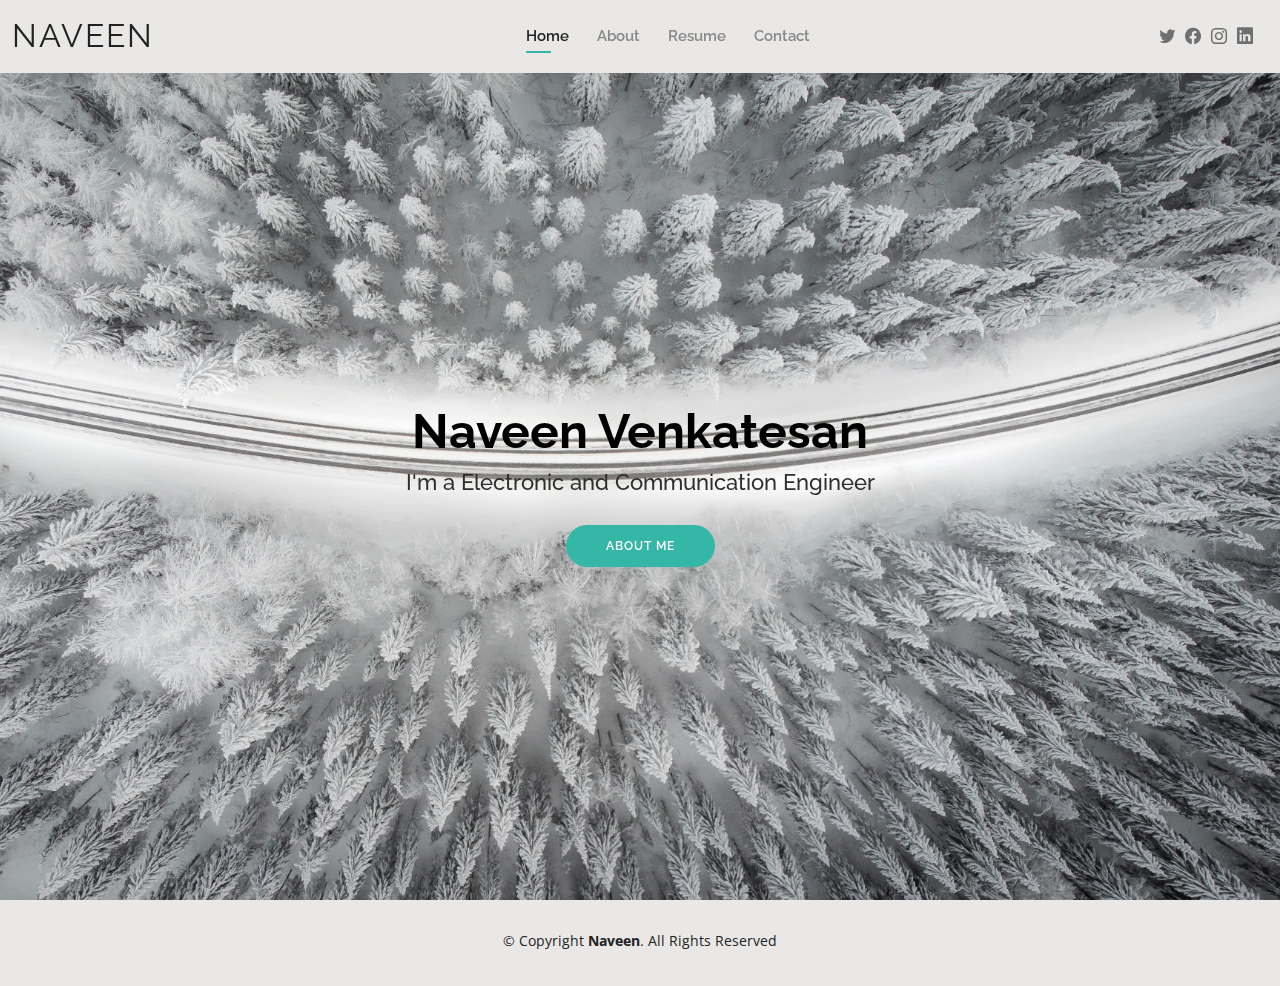
<file: index.html>
<!DOCTYPE html>
<html lang="en">

<head>
  <meta charset="utf-8">
  <meta content="width=device-width, initial-scale=1.0" name="viewport">

  <title>Naveen Venkatesan</title>
  <meta content="" name="description">
  <meta content="" name="keywords">

  <!-- Favicons -->
  <link href="assets/img/S008602.jpg" rel="icon">
  <link href="assets/img/appleicon.jpg" rel="apple-touch-icon">

  <!-- Google Fonts -->
  <link href="https://fonts.googleapis.com/css?family=Open+Sans:300,300i,400,400i,600,600i,700,700i|Raleway:300,300i,400,400i,500,500i,600,600i,700,700i|Poppins:300,300i,400,400i,500,500i,600,600i,700,700i" rel="stylesheet">

  <!-- Vendor CSS Files -->
  <link href="assets/vendor/aos/aos.css" rel="stylesheet">
  <link href="assets/vendor/bootstrap/css/bootstrap.min.css" rel="stylesheet">
  <link href="assets/vendor/bootstrap-icons/bootstrap-icons.css" rel="stylesheet">
  <link href="assets/vendor/boxicons/css/boxicons.min.css" rel="stylesheet">
  <link href="assets/vendor/glightbox/css/glightbox.min.css" rel="stylesheet">
  <link href="assets/vendor/swiper/swiper-bundle.min.css" rel="stylesheet">

  <!-- Template Main CSS File -->
  <link href="assets/css/style.css" rel="stylesheet">

  <!-- =======================================================
  * Template Name: Kelly - v4.1.0
  * Template URL: https://bootstrapmade.com/kelly-free-bootstrap-cv-resume-html-template/
  * Author: BootstrapMade.com
  * License: https://bootstrapmade.com/license/
  ======================================================== -->
</head>

<body>

  <!-- ======= Header ======= -->
  <header id="header" class="fixed-top">
    <div class="container-fluid d-flex justify-content-between align-items-center">

      <h1 class="logo me-auto me-lg-0"><a href="index.html">Naveen</a></h1>
      <!-- Uncomment below if you prefer to use an image logo -->
      <!-- <a href="index.html" class="logo"><img src="assets/img/logo.png" alt="" class="img-fluid"></a>-->

      <nav id="navbar" class="navbar order-last order-lg-0">
        <ul>
          <li><a class="active" href="index.html">Home</a></li>
          <li><a href="about.html">About</a></li>
          <li><a href="resume.html">Resume</a></li>
          <li><a href="contact.html">Contact</a></li>
        </ul>
        <i class="bi bi-list mobile-nav-toggle"></i>
      </nav><!-- .navbar -->

      <div class="header-social-links">
        <a href="https://twitter.com/naveenben55" class="twitter"><i class="bi bi-twitter"></i></a>
        <a href="https://www.facebook.com/jackman0226" class="facebook"><i class="bi bi-facebook"></i></a>
        <a href="https://www.instagram.com/itz_jack_official/" class="instagram"><i class="bi bi-instagram"></i></a>
        <a href="https://www.linkedin.com/in/naveen-venkatesan-62530116b/" class="linkedin"><i class="bi bi-linkedin"></i></i></a>
      </div>

    </div>

  </header><!-- End Header -->

  <!-- ======= Hero Section ======= -->
  <section id="hero" class="d-flex align-items-center">
    <div class="container d-flex flex-column align-items-center" data-aos="zoom-in" data-aos-delay="100">
      <h1>Naveen Venkatesan</h1>
      <h2>I'm a Electronic and Communication Engineer</h2>
      <a href="about.html" class="btn-about">About Me</a>
    </div>
  </section><!-- End Hero -->

  <!-- ======= Footer ======= -->
  <footer id="footer">
    <div class="container">
      <div class="copyright">
        &copy; Copyright <strong><span>Naveen</span></strong>. All Rights Reserved
      </div>
      <div class="credits">
        <!-- All the links in the footer should remain intact. -->
        <!-- You can delete the links only if you purchased the pro version. -->
        <!-- Licensing information: https://bootstrapmade.com/license/ -->
        <!-- Purchase the pro version with working PHP/AJAX contact form: https://bootstrapmade.com/kelly-free-bootstrap-cv-resume-html-template/ -->
        
      </div>
    </div>
  </footer><!-- End  Footer -->

  <div id="preloader"></div>
  <a href="#" class="back-to-top d-flex align-items-center justify-content-center"><i class="bi bi-arrow-up-short"></i></a>

  <!-- Vendor JS Files -->
  <script src="assets/vendor/aos/aos.js"></script>
  <script src="assets/vendor/bootstrap/js/bootstrap.bundle.min.js"></script>
  <script src="assets/vendor/glightbox/js/glightbox.min.js"></script>
  <script src="assets/vendor/isotope-layout/isotope.pkgd.min.js"></script>
  <script src="assets/vendor/php-email-form/validate.js"></script>
  <script src="assets/vendor/purecounter/purecounter.js"></script>
  <script src="assets/vendor/swiper/swiper-bundle.min.js"></script>
  <script src="assets/vendor/waypoints/noframework.waypoints.js"></script>

  <!-- Template Main JS File -->
  <script src="assets/js/main.js"></script>

</body>

</html>
</file>
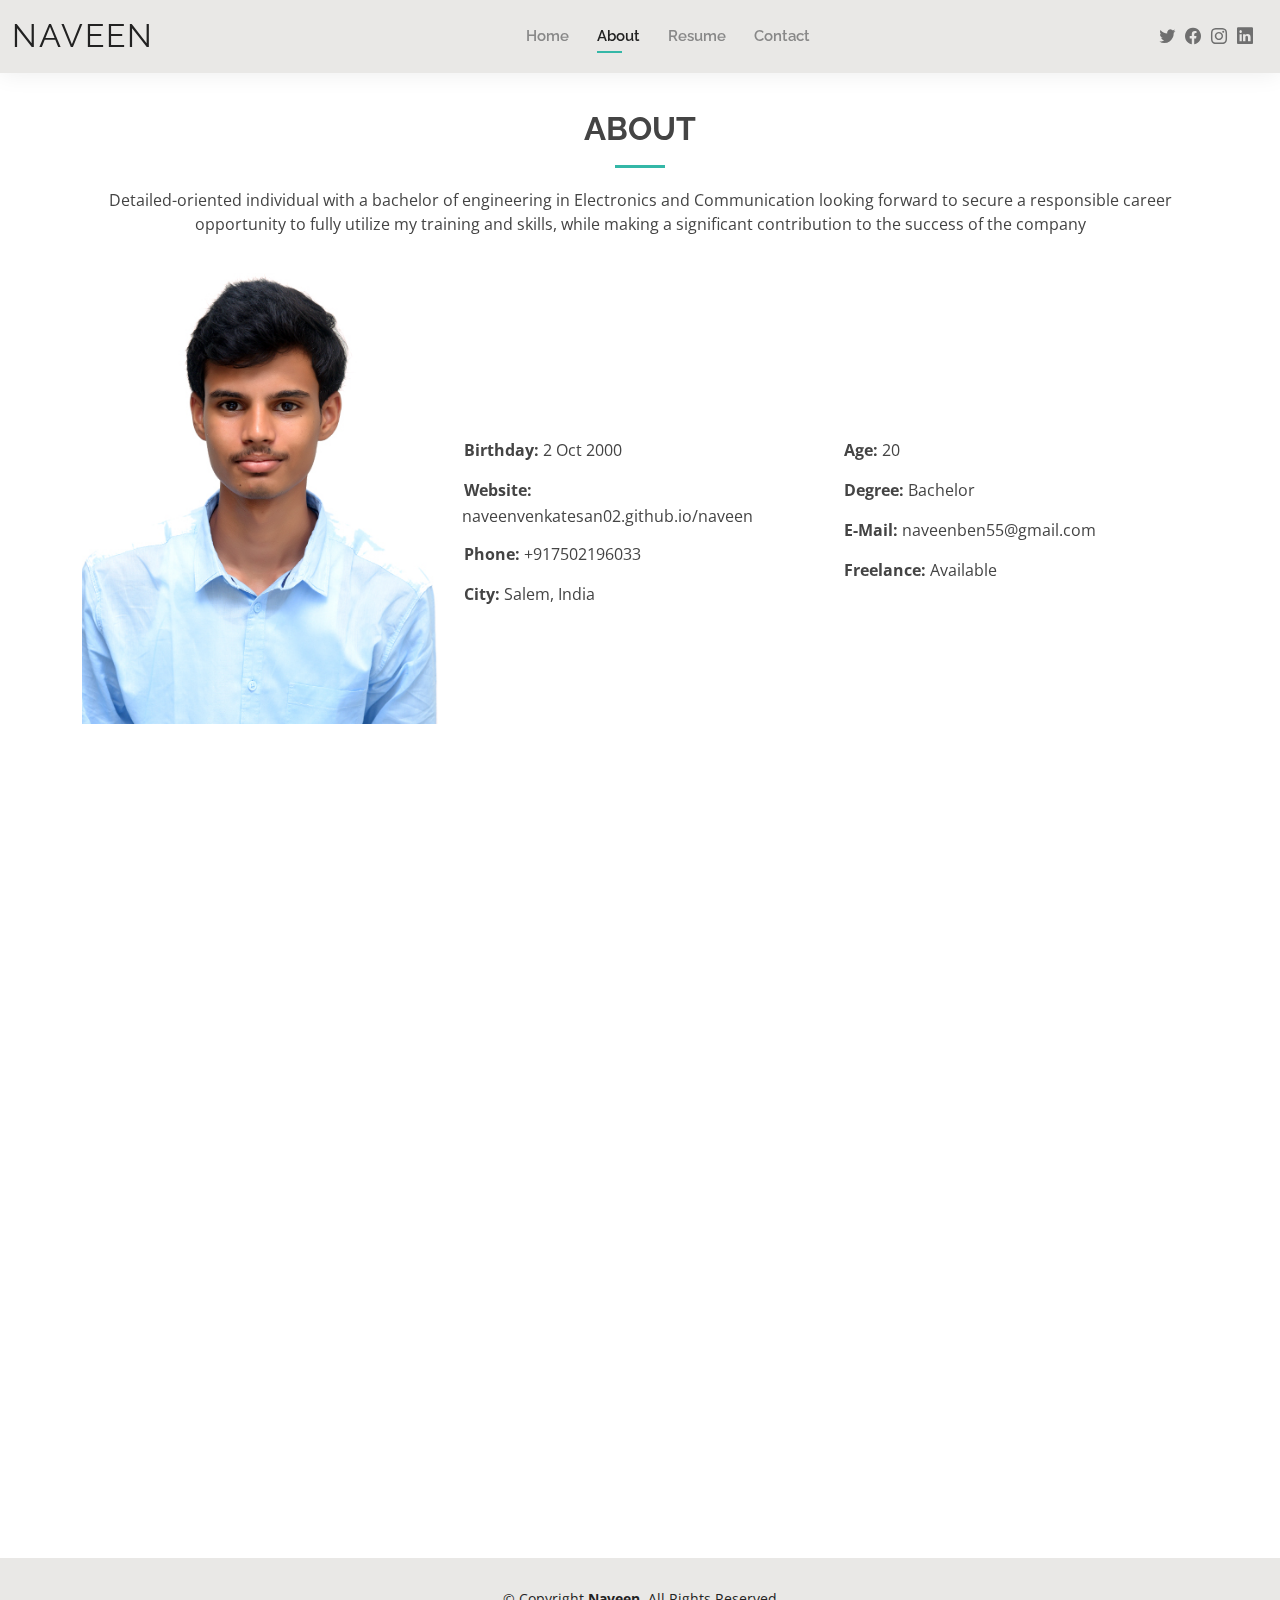
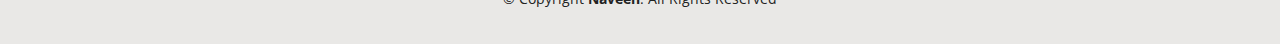
<file: about.html>
<!DOCTYPE html>
<html lang="en">

<head>
  <meta charset="utf-8">
  <meta content="width=device-width, initial-scale=1.0" name="viewport">

  <title>About - Naveen</title>
  <meta content="" name="description">
  <meta content="" name="keywords">

  <!-- Favicons -->
  <link href="assets/img/S008602.jpg" rel="icon">
  <link href="assets/img/appleicon.jpg" rel="apple-touch-icon">

  <!-- Google Fonts -->
  <link href="https://fonts.googleapis.com/css?family=Open+Sans:300,300i,400,400i,600,600i,700,700i|Raleway:300,300i,400,400i,500,500i,600,600i,700,700i|Poppins:300,300i,400,400i,500,500i,600,600i,700,700i" rel="stylesheet">

  <!-- Vendor CSS Files -->
  <link href="assets/vendor/aos/aos.css" rel="stylesheet">
  <link href="assets/vendor/bootstrap/css/bootstrap.min.css" rel="stylesheet">
  <link href="assets/vendor/bootstrap-icons/bootstrap-icons.css" rel="stylesheet">
  <link href="assets/vendor/boxicons/css/boxicons.min.css" rel="stylesheet">
  <link href="assets/vendor/glightbox/css/glightbox.min.css" rel="stylesheet">
  <link href="assets/vendor/swiper/swiper-bundle.min.css" rel="stylesheet">

  <!-- Template Main CSS File -->
  <link href="assets/css/style.css" rel="stylesheet">

  <!-- =======================================================
  * Template Name: Kelly - v4.1.0
  * Template URL: https://bootstrapmade.com/kelly-free-bootstrap-cv-resume-html-template/
  * Author: BootstrapMade.com
  * License: https://bootstrapmade.com/license/
  ======================================================== -->
</head>

<body>

  <!-- ======= Header ======= -->
  <header id="header" class="fixed-top">
    <div class="container-fluid d-flex justify-content-between align-items-center">

      <h1 class="logo me-auto me-lg-0"><a href="index.html">Naveen</a></h1>
      <!-- Uncomment below if you prefer to use an image logo -->
      <!-- <a href="index.html" class="logo"><img src="assets/img/logo.png" alt="" class="img-fluid"></a>-->

      <nav id="navbar" class="navbar order-last order-lg-0">
        <ul>
          <li><a href="index.html">Home</a></li>
          <li><a class="active" href="about.html">About</a></li>
          <li><a href="resume.html">Resume</a></li>
          <li><a href="contact.html">Contact</a></li>
        </ul>
        <i class="bi bi-list mobile-nav-toggle"></i>
      </nav><!-- .navbar -->

      <div class="header-social-links">
        <a href="https://twitter.com/naveenben55" class="twitter"><i class="bi bi-twitter"></i></a>
        <a href="https://www.facebook.com/jackman0226" class="facebook"><i class="bi bi-facebook"></i></a>
        <a href="https://www.instagram.com/itz_jack_official/" class="instagram"><i class="bi bi-instagram"></i></a>
        <a href="https://www.linkedin.com/in/naveen-venkatesan-62530116b/" class="linkedin"><i class="bi bi-linkedin"></i></i></a>
      </div>

    </div>

  </header><!-- End Header -->

  <main id="main">

    <!-- ======= About Section ======= -->
    <section id="about" class="about">
      <div class="container" data-aos="fade-up">

        <div class="section-title">
          <h2>About</h2>
          <p>Detailed-oriented individual with a bachelor of engineering in Electronics and Communication looking forward to secure a responsible career opportunity to fully utilize my training and skills, while making a significant contribution to the success of the company</p>
        </div>

        <div class="row">
          <div class="col-lg-4">
            <img src="assets/img/S0086021.jpg" class="img-fluid" alt="">
          </div>
          <div class="col-lg-8 pt-4 pt-lg-0 content">
            
            <br>
			<br>
			<br>
			<br>
			<br>
			<br>
			<br>
            <div class="row">
              <div class="col-lg-6">
                <ul>
                  <li><i class="bi bi-rounded-right"></i> <strong>Birthday:</strong> 2 Oct 2000</li>
                  <li><i class="bi bi-rounded-right"></i> <strong>Website:</strong> naveenvenkatesan02.github.io/naveen</li>
                  <li><i class="bi bi-rounded-right"></i> <strong>Phone:</strong> +917502196033</li>
                  <li><i class="bi bi-rounded-right"></i> <strong>City:</strong> Salem, India</li>
                </ul>
              </div>
              <div class="col-lg-6">
                <ul>
                  <li><i class="bi bi-rounded-right"></i> <strong>Age:</strong> 20</li>
                  <li><i class="bi bi-rounded-right"></i> <strong>Degree:</strong> Bachelor</li>
                  <li><i class="bi bi-rounded-right"></i> <strong>E-Mail:</strong> naveenben55@gmail.com</li>
                  <li><i class="bi bi-rounded-right"></i> <strong>Freelance:</strong> Available</li>
                </ul>
              </div>
            </div>
           
          </div>
        </div>

      </div>
    </section><!-- End About Section -->

    <!-- ======= Skills Section ======= -->
    <section id="skills" class="skills">
      <div class="container" data-aos="fade-up">

        <div class="section-title">
          <h2>Skills</h2>
          <p>Skilled in the below mentioned courses through Highly customized learning platforms like Coursera ,Udemy.</p>
        </div>

        <div class="row skills-content">

          <div class="col-lg-6">

            <div class="progress">
              <span class="skill">HTML <i class="val">100%</i></span>
              <div class="progress-bar-wrap">
                <div class="progress-bar" role="progressbar" aria-valuenow="100" aria-valuemin="0" aria-valuemax="100"></div>
              </div>
            </div>

            <div class="progress">
              <span class="skill">CSS <i class="val">70%</i></span>
              <div class="progress-bar-wrap">
                <div class="progress-bar" role="progressbar" aria-valuenow="90" aria-valuemin="0" aria-valuemax="100"></div>
              </div>
            </div>

            <div class="progress">
              <span class="skill">Python <i class="val">75%</i></span>
              <div class="progress-bar-wrap">
                <div class="progress-bar" role="progressbar" aria-valuenow="75" aria-valuemin="0" aria-valuemax="100"></div>
              </div>
            </div>

          </div>

          <div class="col-lg-6">

            <div class="progress">
              <span class="skill">Type Writing <i class="val">90%</i></span>
              <div class="progress-bar-wrap">
                <div class="progress-bar" role="progressbar" aria-valuenow="80" aria-valuemin="0" aria-valuemax="100"></div>
              </div>
            </div>

       

            <div class="progress">
              <span class="skill">Photoshop <i class="val">70%</i></span>
              <div class="progress-bar-wrap">
                <div class="progress-bar" role="progressbar" aria-valuenow="55" aria-valuemin="0" aria-valuemax="100"></div>
              </div>
            </div>

          </div>

        </div>

      </div>
    </section><!-- End Skills Section -->

    <!-- ======= Facts Section ======= -->
    <section id="facts" class="facts">
      <div class="container" data-aos="fade-up">

        <div class="section-title">
          <h2>Marks and Projects</h2>
          
        </div>

        <div class="row counters">

          <div class="col-lg-3 col-6 text-center">
            <span>76%</span>
            <p>SSLC 10th</p>
          </div>

          <div class="col-lg-3 col-6 text-center">
            <span>62%</span>
            <p>Higher Secondary 12th</p>
          </div>

          <div class="col-lg-3 col-6 text-center">
            <span>7.9</span>
            <p>CGPA in College</p>
          </div>

          <div class="col-lg-3 col-6 text-center">
            <span>4</span>
            <p>Projects</p>
          </div>

        </div>

      </div>
    </section><!-- End Facts Section -->

   

  <!-- ======= Footer ======= -->
  <footer id="footer">
    <div class="container">
      <div class="copyright">
        &copy; Copyright <strong><span>Naveen</span></strong>. All Rights Reserved
      </div>
      <div class="credits">
        <!-- All the links in the footer should remain intact. -->
        <!-- You can delete the links only if you purchased the pro version. -->
        <!-- Licensing information: https://bootstrapmade.com/license/ -->
        <!-- Purchase the pro version with working PHP/AJAX contact form: https://bootstrapmade.com/kelly-free-bootstrap-cv-resume-html-template/ -->
        
      </div>
    </div>
  </footer><!-- End  Footer -->

  <div id="preloader"></div>
  <a href="#" class="back-to-top d-flex align-items-center justify-content-center"><i class="bi bi-arrow-up-short"></i></a>

  <!-- Vendor JS Files -->
  <script src="assets/vendor/aos/aos.js"></script>
  <script src="assets/vendor/bootstrap/js/bootstrap.bundle.min.js"></script>
  <script src="assets/vendor/glightbox/js/glightbox.min.js"></script>
  <script src="assets/vendor/isotope-layout/isotope.pkgd.min.js"></script>
  <script src="assets/vendor/php-email-form/validate.js"></script>
  <script src="assets/vendor/purecounter/purecounter.js"></script>
  <script src="assets/vendor/swiper/swiper-bundle.min.js"></script>
  <script src="assets/vendor/waypoints/noframework.waypoints.js"></script>

  <!-- Template Main JS File -->
  <script src="assets/js/main.js"></script>

</body>

</html>
</file>
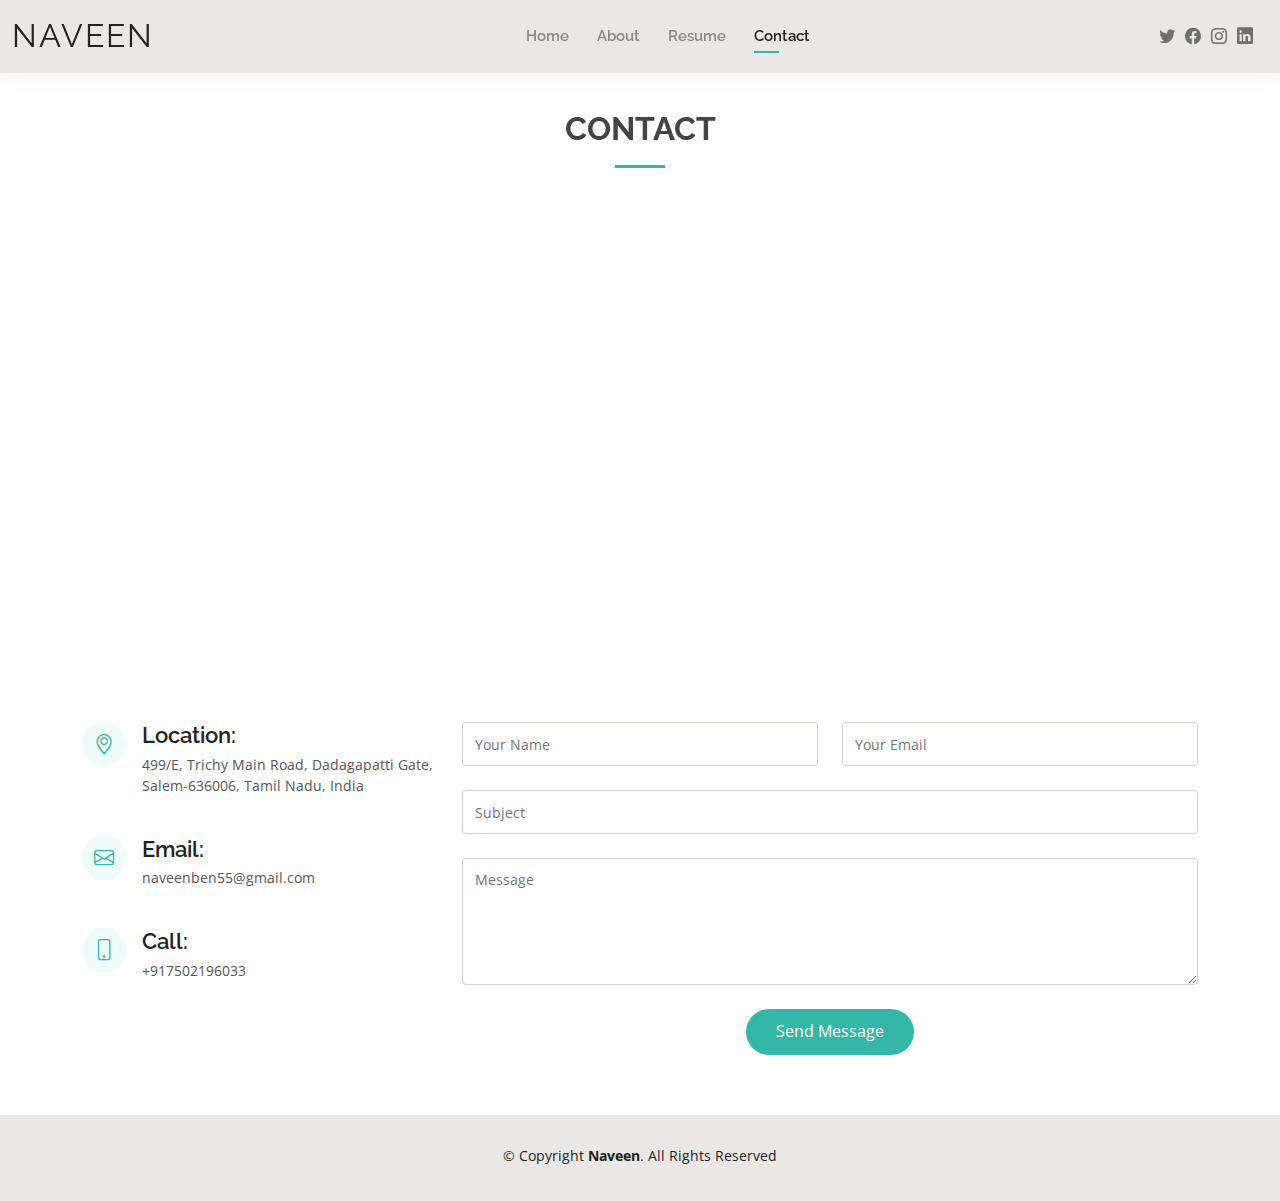
<file: contact.html>
<!DOCTYPE html>
<html lang="en">

<head>
  <meta charset="utf-8">
  <meta content="width=device-width, initial-scale=1.0" name="viewport">

  <title>Contact - Naveen</title>
  <meta content="" name="description">
  <meta content="" name="keywords">

  <!-- Favicons -->
  <link href="assets/img/S008602.jpg" rel="icon">
  <link href="assets/img/appleicon.jpg" rel="apple-touch-icon">

  <!-- Google Fonts -->
  <link href="https://fonts.googleapis.com/css?family=Open+Sans:300,300i,400,400i,600,600i,700,700i|Raleway:300,300i,400,400i,500,500i,600,600i,700,700i|Poppins:300,300i,400,400i,500,500i,600,600i,700,700i" rel="stylesheet">

  <!-- Vendor CSS Files -->
  <link href="assets/vendor/aos/aos.css" rel="stylesheet">
  <link href="assets/vendor/bootstrap/css/bootstrap.min.css" rel="stylesheet">
  <link href="assets/vendor/bootstrap-icons/bootstrap-icons.css" rel="stylesheet">
  <link href="assets/vendor/boxicons/css/boxicons.min.css" rel="stylesheet">
  <link href="assets/vendor/glightbox/css/glightbox.min.css" rel="stylesheet">
  <link href="assets/vendor/swiper/swiper-bundle.min.css" rel="stylesheet">

  <!-- Template Main CSS File -->
  <link href="assets/css/style.css" rel="stylesheet">

  <!-- =======================================================
  * Template Name: Kelly - v4.1.0
  * Template URL: https://bootstrapmade.com/kelly-free-bootstrap-cv-resume-html-template/
  * Author: BootstrapMade.com
  * License: https://bootstrapmade.com/license/
  ======================================================== -->
</head>

<body>

  <!-- ======= Header ======= -->
  <header id="header" class="fixed-top">
    <div class="container-fluid d-flex justify-content-between align-items-center">

      <h1 class="logo me-auto me-lg-0"><a href="index.html">Naveen</a></h1>
      <!-- Uncomment below if you prefer to use an image logo -->
      <!-- <a href="index.html" class="logo"><img src="assets/img/logo.png" alt="" class="img-fluid"></a>-->

      <nav id="navbar" class="navbar order-last order-lg-0">
        <ul>
          <li><a href="index.html">Home</a></li>
          <li><a href="about.html">About</a></li>
          <li><a href="resume.html">Resume</a></li>
          <li><a class="active" href="contact.html">Contact</a></li>
        </ul>
        <i class="bi bi-list mobile-nav-toggle"></i>
      </nav><!-- .navbar -->

      <div class="header-social-links">
        <a href="https://twitter.com/naveenben55" class="twitter"><i class="bi bi-twitter"></i></a>
        <a href="https://www.facebook.com/jackman0226" class="facebook"><i class="bi bi-facebook"></i></a>
        <a href="https://www.instagram.com/itz_jack_official/" class="instagram"><i class="bi bi-instagram"></i></a>
        <a href="https://www.linkedin.com/in/naveen-venkatesan-62530116b/" class="linkedin"><i class="bi bi-linkedin"></i></i></a>
      </div>

    </div>

  </header><!-- End Header -->

  <main id="main">

    <!-- ======= Contact Section ======= -->
    <section id="contact" class="contact">
      <div class="container" data-aos="fade-up">

        <div class="section-title">
          <h2>Contact</h2>
			
        </div>

        <div>
          <iframe src="https://www.google.com/maps/embed?pb=!1m18!1m12!1m3!1d976.9636792388153!2d78.14904552915691!3d11.63370081303839!2m3!1f0!2f0!3f0!3m2!1i1024!2i768!4f13.1!3m3!1m2!1s0x3babefd197153dbb%3A0xd5799c7900021937!2sTrichy%20Main%20Rd%2C%20Dadagapatty%2C%20Salem%2C%20Tamil%20Nadu%20636006!5e0!3m2!1sen!2sin!4v1620920967442!5m2!1sen!2sin" width="1150" height="450" style="border:0;" allowfullscreen="" loading="lazy"></iframe>
        </div>

        <div class="row mt-5">

          <div class="col-lg-4">
            <div class="info">
              <div class="address">
                <i class="bi bi-geo-alt"></i>
                <h4>Location:</h4>
                <p>499/E, Trichy Main Road, Dadagapatti Gate, Salem-636006, Tamil Nadu, India</p>
              </div>

              <div class="email">
                <i class="bi bi-envelope"></i>
                <h4>Email:</h4>
                <p>naveenben55@gmail.com</p>
              </div>

              <div class="phone">
                <i class="bi bi-phone"></i>
                <h4>Call:</h4>
                <p>+917502196033</p>
              </div>

            </div>

          </div>

          <div class="col-lg-8 mt-5 mt-lg-0">

            <form action="forms/contact.php" method="post" role="form" class="php-email-form">
              <div class="row">
                <div class="col-md-6 form-group">
                  <input type="text" name="name" class="form-control" id="name" placeholder="Your Name" required>
                </div>
                <div class="col-md-6 form-group mt-3 mt-md-0">
                  <input type="email" class="form-control" name="email" id="email" placeholder="Your Email" required>
                </div>
              </div>
              <div class="form-group mt-3">
                <input type="text" class="form-control" name="subject" id="subject" placeholder="Subject" required>
              </div>
              <div class="form-group mt-3">
                <textarea class="form-control" name="message" rows="5" placeholder="Message" required></textarea>
              </div>
              <div class="my-3">
                <div class="loading">Loading</div>
                <div class="error-message"></div>
                <div class="sent-message">Your message has been sent. Thank you!</div>
              </div>
              <div class="text-center"><button type="submit">Send Message</button></div>
            </form>

          </div>

        </div>

      </div>
    </section><!-- End Contact Section -->

  </main><!-- End #main -->

  <!-- ======= Footer ======= -->
  <footer id="footer">
    <div class="container">
      <div class="copyright">
        &copy; Copyright <strong><span>Naveen</span></strong>. All Rights Reserved
      </div>
      <div class="credits">
        <!-- All the links in the footer should remain intact. -->
        <!-- You can delete the links only if you purchased the pro version. -->
        <!-- Licensing information: https://bootstrapmade.com/license/ -->
        <!-- Purchase the pro version with working PHP/AJAX contact form: https://bootstrapmade.com/kelly-free-bootstrap-cv-resume-html-template/ -->
      </div>
    </div>
  </footer><!-- End  Footer -->

  <div id="preloader"></div>
  <a href="#" class="back-to-top d-flex align-items-center justify-content-center"><i class="bi bi-arrow-up-short"></i></a>

  <!-- Vendor JS Files -->
  <script src="assets/vendor/aos/aos.js"></script>
  <script src="assets/vendor/bootstrap/js/bootstrap.bundle.min.js"></script>
  <script src="assets/vendor/glightbox/js/glightbox.min.js"></script>
  <script src="assets/vendor/isotope-layout/isotope.pkgd.min.js"></script>
  <script src="assets/vendor/php-email-form/validate.js"></script>
  <script src="assets/vendor/purecounter/purecounter.js"></script>
  <script src="assets/vendor/swiper/swiper-bundle.min.js"></script>
  <script src="assets/vendor/waypoints/noframework.waypoints.js"></script>

  <!-- Template Main JS File -->
  <script src="assets/js/main.js"></script>

</body>

</html>
</file>
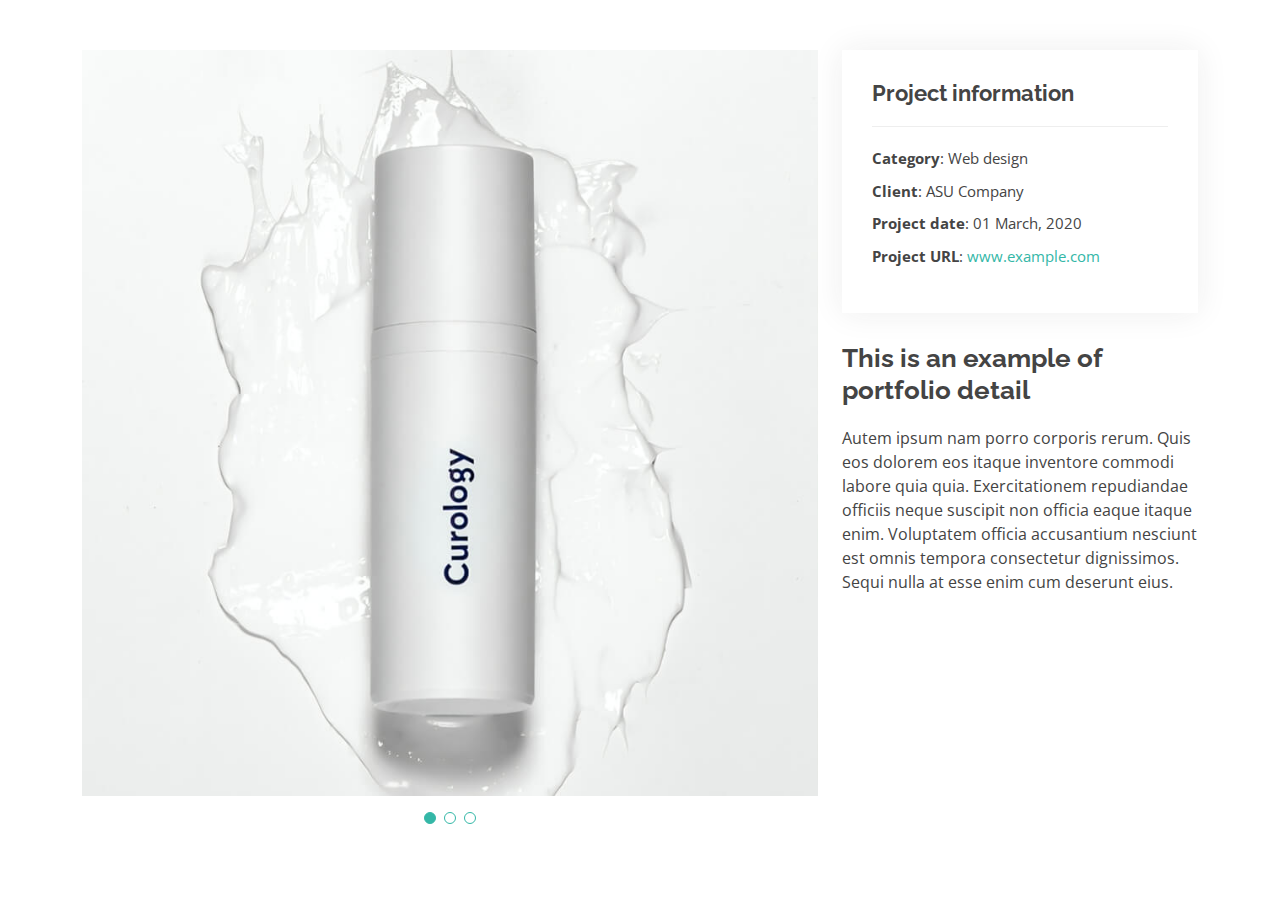
<file: portfolio-details.html>
<!DOCTYPE html>
<html lang="en">

<head>
  <meta charset="utf-8">
  <meta content="width=device-width, initial-scale=1.0" name="viewport">

  <title>Portfolio Details - Kelly Bootstrap Template</title>
  <meta content="" name="description">
  <meta content="" name="keywords">

  <!-- Favicons -->
  <link href="assets/img/favicon.png" rel="icon">
  <link href="assets/img/apple-touch-icon.png" rel="apple-touch-icon">

  <!-- Google Fonts -->
  <link href="https://fonts.googleapis.com/css?family=Open+Sans:300,300i,400,400i,600,600i,700,700i|Raleway:300,300i,400,400i,500,500i,600,600i,700,700i|Poppins:300,300i,400,400i,500,500i,600,600i,700,700i" rel="stylesheet">

  <!-- Vendor CSS Files -->
  <link href="assets/vendor/aos/aos.css" rel="stylesheet">
  <link href="assets/vendor/bootstrap/css/bootstrap.min.css" rel="stylesheet">
  <link href="assets/vendor/bootstrap-icons/bootstrap-icons.css" rel="stylesheet">
  <link href="assets/vendor/boxicons/css/boxicons.min.css" rel="stylesheet">
  <link href="assets/vendor/glightbox/css/glightbox.min.css" rel="stylesheet">
  <link href="assets/vendor/swiper/swiper-bundle.min.css" rel="stylesheet">

  <!-- Template Main CSS File -->
  <link href="assets/css/style.css" rel="stylesheet">

  <!-- =======================================================
  * Template Name: Kelly - v4.1.0
  * Template URL: https://bootstrapmade.com/kelly-free-bootstrap-cv-resume-html-template/
  * Author: BootstrapMade.com
  * License: https://bootstrapmade.com/license/
  ======================================================== -->
</head>

<body>

  <main id="main">

    <!-- ======= Portfolio Details Section ======= -->
    <section id="portfolio-details" class="portfolio-details">
      <div class="container">

        <div class="row gy-4">

          <div class="col-lg-8">
            <div class="portfolio-details-slider swiper-container">
              <div class="swiper-wrapper align-items-center">

                <div class="swiper-slide">
                  <img src="assets/img/portfolio/portfolio-1.jpg" alt="">
                </div>

                <div class="swiper-slide">
                  <img src="assets/img/portfolio/portfolio-2.jpg" alt="">
                </div>

                <div class="swiper-slide">
                  <img src="assets/img/portfolio/portfolio-3.jpg" alt="">
                </div>

              </div>
              <div class="swiper-pagination"></div>
            </div>
          </div>

          <div class="col-lg-4">
            <div class="portfolio-info">
              <h3>Project information</h3>
              <ul>
                <li><strong>Category</strong>: Web design</li>
                <li><strong>Client</strong>: ASU Company</li>
                <li><strong>Project date</strong>: 01 March, 2020</li>
                <li><strong>Project URL</strong>: <a href="#">www.example.com</a></li>
              </ul>
            </div>
            <div class="portfolio-description">
              <h2>This is an example of portfolio detail</h2>
              <p>
                Autem ipsum nam porro corporis rerum. Quis eos dolorem eos itaque inventore commodi labore quia quia. Exercitationem repudiandae officiis neque suscipit non officia eaque itaque enim. Voluptatem officia accusantium nesciunt est omnis tempora consectetur dignissimos. Sequi nulla at esse enim cum deserunt eius.
              </p>
            </div>
          </div>

        </div>

      </div>
    </section><!-- End Portfolio Details Section -->

  </main><!-- End #main -->

  <div id="preloader"></div>
  <a href="#" class="back-to-top d-flex align-items-center justify-content-center"><i class="bi bi-arrow-up-short"></i></a>

  <!-- Vendor JS Files -->
  <script src="assets/vendor/aos/aos.js"></script>
  <script src="assets/vendor/bootstrap/js/bootstrap.bundle.min.js"></script>
  <script src="assets/vendor/glightbox/js/glightbox.min.js"></script>
  <script src="assets/vendor/isotope-layout/isotope.pkgd.min.js"></script>
  <script src="assets/vendor/php-email-form/validate.js"></script>
  <script src="assets/vendor/purecounter/purecounter.js"></script>
  <script src="assets/vendor/swiper/swiper-bundle.min.js"></script>
  <script src="assets/vendor/waypoints/noframework.waypoints.js"></script>

  <!-- Template Main JS File -->
  <script src="assets/js/main.js"></script>

</body>

</html>
</file>
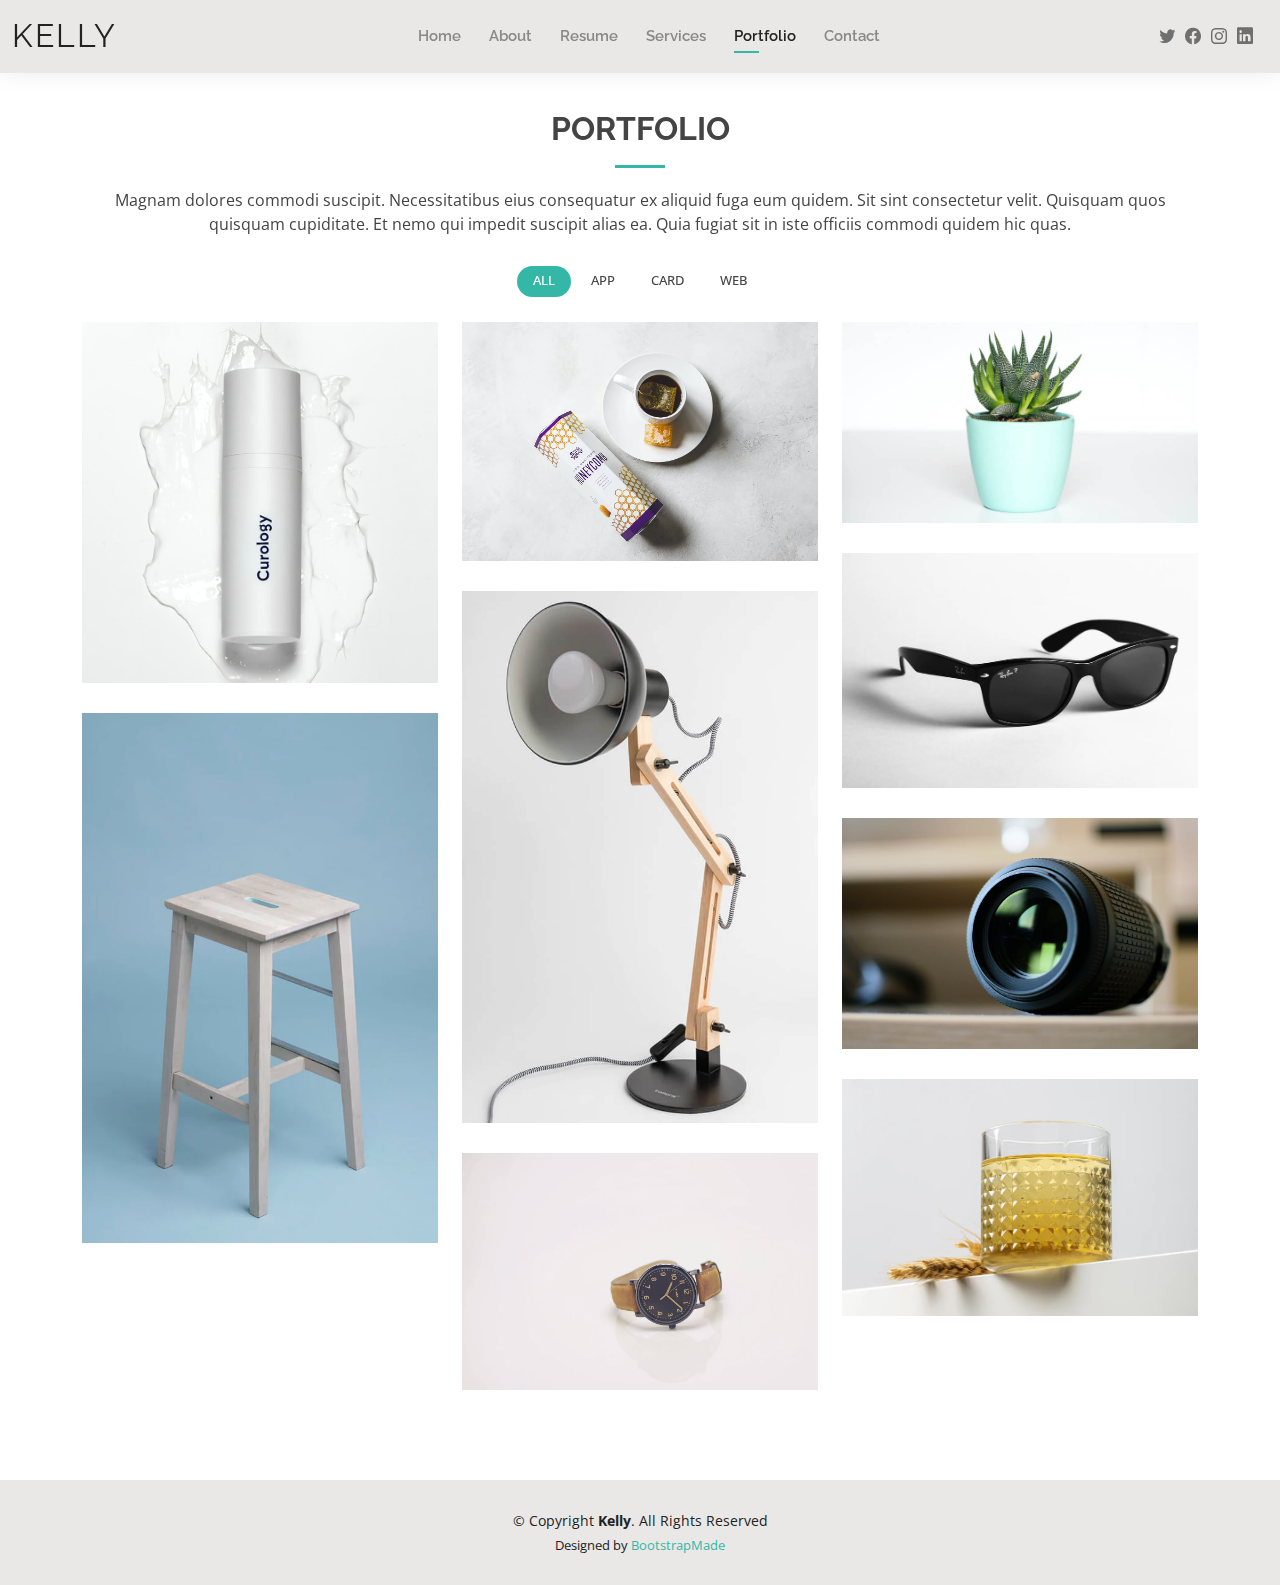
<file: portfolio.html>
<!DOCTYPE html>
<html lang="en">

<head>
  <meta charset="utf-8">
  <meta content="width=device-width, initial-scale=1.0" name="viewport">

  <title>Portfolio - Kelly Bootstrap Template</title>
  <meta content="" name="description">
  <meta content="" name="keywords">

  <!-- Favicons -->
  <link href="assets/img/favicon.png" rel="icon">
  <link href="assets/img/apple-touch-icon.png" rel="apple-touch-icon">

  <!-- Google Fonts -->
  <link href="https://fonts.googleapis.com/css?family=Open+Sans:300,300i,400,400i,600,600i,700,700i|Raleway:300,300i,400,400i,500,500i,600,600i,700,700i|Poppins:300,300i,400,400i,500,500i,600,600i,700,700i" rel="stylesheet">

  <!-- Vendor CSS Files -->
  <link href="assets/vendor/aos/aos.css" rel="stylesheet">
  <link href="assets/vendor/bootstrap/css/bootstrap.min.css" rel="stylesheet">
  <link href="assets/vendor/bootstrap-icons/bootstrap-icons.css" rel="stylesheet">
  <link href="assets/vendor/boxicons/css/boxicons.min.css" rel="stylesheet">
  <link href="assets/vendor/glightbox/css/glightbox.min.css" rel="stylesheet">
  <link href="assets/vendor/swiper/swiper-bundle.min.css" rel="stylesheet">

  <!-- Template Main CSS File -->
  <link href="assets/css/style.css" rel="stylesheet">

  <!-- =======================================================
  * Template Name: Kelly - v4.1.0
  * Template URL: https://bootstrapmade.com/kelly-free-bootstrap-cv-resume-html-template/
  * Author: BootstrapMade.com
  * License: https://bootstrapmade.com/license/
  ======================================================== -->
</head>

<body>

  <!-- ======= Header ======= -->
  <header id="header" class="fixed-top">
    <div class="container-fluid d-flex justify-content-between align-items-center">

      <h1 class="logo me-auto me-lg-0"><a href="index.html">Kelly</a></h1>
      <!-- Uncomment below if you prefer to use an image logo -->
      <!-- <a href="index.html" class="logo"><img src="assets/img/logo.png" alt="" class="img-fluid"></a>-->

      <nav id="navbar" class="navbar order-last order-lg-0">
        <ul>
          <li><a href="index.html">Home</a></li>
          <li><a href="about.html">About</a></li>
          <li><a href="resume.html">Resume</a></li>
          <li><a href="services.html">Services</a></li>
          <li><a class="active" href="portfolio.html">Portfolio</a></li>
          <li><a href="contact.html">Contact</a></li>
        </ul>
        <i class="bi bi-list mobile-nav-toggle"></i>
      </nav><!-- .navbar -->

      <div class="header-social-links">
        <a href="#" class="twitter"><i class="bi bi-twitter"></i></a>
        <a href="#" class="facebook"><i class="bi bi-facebook"></i></a>
        <a href="#" class="instagram"><i class="bi bi-instagram"></i></a>
        <a href="#" class="linkedin"><i class="bi bi-linkedin"></i></i></a>
      </div>

    </div>

  </header><!-- End Header -->

  <main id="main">

    <!-- ======= Portfolio Section ======= -->
    <section id="portfolio" class="portfolio">
      <div class="container" data-aos="fade-up">

        <div class="section-title">
          <h2>Portfolio</h2>
          <p>Magnam dolores commodi suscipit. Necessitatibus eius consequatur ex aliquid fuga eum quidem. Sit sint consectetur velit. Quisquam quos quisquam cupiditate. Et nemo qui impedit suscipit alias ea. Quia fugiat sit in iste officiis commodi quidem hic quas.</p>
        </div>

        <div class="row" data-aos="fade-up" data-aos-delay="100">
          <div class="col-lg-12 d-flex justify-content-center">
            <ul id="portfolio-flters">
              <li data-filter="*" class="filter-active">All</li>
              <li data-filter=".filter-app">App</li>
              <li data-filter=".filter-card">Card</li>
              <li data-filter=".filter-web">Web</li>
            </ul>
          </div>
        </div>

        <div class="row portfolio-container" data-aos="fade-up" data-aos-delay="200">

          <div class="col-lg-4 col-md-6 portfolio-item filter-app">
            <div class="portfolio-wrap">
              <img src="assets/img/portfolio/portfolio-1.jpg" class="img-fluid" alt="">
              <div class="portfolio-info">
                <h4>App 1</h4>
                <p>App</p>
                <div class="portfolio-links">
                  <a href="assets/img/portfolio/portfolio-1.jpg" data-gallery="portfolioGallery" class="portfolio-lightbox" title="App 1"><i class="bx bx-plus"></i></a>
                  <a href="portfolio-details.html" class="portfolio-details-lightbox" data-glightbox="type: external" title="Portfolio Details"><i class="bx bx-link"></i></a>
                </div>
              </div>
            </div>
          </div>

          <div class="col-lg-4 col-md-6 portfolio-item filter-web">
            <div class="portfolio-wrap">
              <img src="assets/img/portfolio/portfolio-2.jpg" class="img-fluid" alt="">
              <div class="portfolio-info">
                <h4>Web 3</h4>
                <p>Web</p>
                <div class="portfolio-links">
                  <a href="assets/img/portfolio/portfolio-2.jpg" data-gallery="portfolioGallery" class="portfolio-lightbox" title="Web 3"><i class="bx bx-plus"></i></a>
                  <a href="portfolio-details.html" class="portfolio-details-lightbox" data-glightbox="type: external" title="Portfolio Details"><i class="bx bx-link"></i></a>
                </div>
              </div>
            </div>
          </div>

          <div class="col-lg-4 col-md-6 portfolio-item filter-app">
            <div class="portfolio-wrap">
              <img src="assets/img/portfolio/portfolio-3.jpg" class="img-fluid" alt="">
              <div class="portfolio-info">
                <h4>App 2</h4>
                <p>App</p>
                <div class="portfolio-links">
                  <a href="assets/img/portfolio/portfolio-3.jpg" data-gallery="portfolioGallery" class="portfolio-lightbox" title="App 2"><i class="bx bx-plus"></i></a>
                  <a href="portfolio-details.html" class="portfolio-details-lightbox" data-glightbox="type: external" title="Portfolio Details"><i class="bx bx-link"></i></a>
                </div>
              </div>
            </div>
          </div>

          <div class="col-lg-4 col-md-6 portfolio-item filter-card">
            <div class="portfolio-wrap">
              <img src="assets/img/portfolio/portfolio-4.jpg" class="img-fluid" alt="">
              <div class="portfolio-info">
                <h4>Card 2</h4>
                <p>Card</p>
                <div class="portfolio-links">
                  <a href="assets/img/portfolio/portfolio-4.jpg" data-gallery="portfolioGallery" class="portfolio-lightbox" title="Card 2"><i class="bx bx-plus"></i></a>
                  <a href="portfolio-details.html" class="portfolio-details-lightbox" data-glightbox="type: external" title="Portfolio Details"><i class="bx bx-link"></i></a>
                </div>
              </div>
            </div>
          </div>

          <div class="col-lg-4 col-md-6 portfolio-item filter-web">
            <div class="portfolio-wrap">
              <img src="assets/img/portfolio/portfolio-5.jpg" class="img-fluid" alt="">
              <div class="portfolio-info">
                <h4>Web 2</h4>
                <p>Web</p>
                <div class="portfolio-links">
                  <a href="assets/img/portfolio/portfolio-5.jpg" data-gallery="portfolioGallery" class="portfolio-lightbox" title="Web 2"><i class="bx bx-plus"></i></a>
                  <a href="portfolio-details.html" class="portfolio-details-lightbox" data-glightbox="type: external" title="Portfolio Details"><i class="bx bx-link"></i></a>
                </div>
              </div>
            </div>
          </div>

          <div class="col-lg-4 col-md-6 portfolio-item filter-app">
            <div class="portfolio-wrap">
              <img src="assets/img/portfolio/portfolio-6.jpg" class="img-fluid" alt="">
              <div class="portfolio-info">
                <h4>App 3</h4>
                <p>App</p>
                <div class="portfolio-links">
                  <a href="assets/img/portfolio/portfolio-6.jpg" data-gallery="portfolioGallery" class="portfolio-lightbox" title="App 3"><i class="bx bx-plus"></i></a>
                  <a href="portfolio-details.html" class="portfolio-details-lightbox" data-glightbox="type: external" title="Portfolio Details"><i class="bx bx-link"></i></a>
                </div>
              </div>
            </div>
          </div>

          <div class="col-lg-4 col-md-6 portfolio-item filter-card">
            <div class="portfolio-wrap">
              <img src="assets/img/portfolio/portfolio-7.jpg" class="img-fluid" alt="">
              <div class="portfolio-info">
                <h4>Card 1</h4>
                <p>Card</p>
                <div class="portfolio-links">
                  <a href="assets/img/portfolio/portfolio-7.jpg" data-gallery="portfolioGallery" class="portfolio-lightbox" title="Card 1"><i class="bx bx-plus"></i></a>
                  <a href="portfolio-details.html" class="portfolio-details-lightbox" data-glightbox="type: external" title="Portfolio Details"><i class="bx bx-link"></i></a>
                </div>
              </div>
            </div>
          </div>

          <div class="col-lg-4 col-md-6 portfolio-item filter-card">
            <div class="portfolio-wrap">
              <img src="assets/img/portfolio/portfolio-8.jpg" class="img-fluid" alt="">
              <div class="portfolio-info">
                <h4>Card 3</h4>
                <p>Card</p>
                <div class="portfolio-links">
                  <a href="assets/img/portfolio/portfolio-8.jpg" data-gallery="portfolioGallery" class="portfolio-lightbox" title="Card 3"><i class="bx bx-plus"></i></a>
                  <a href="portfolio-details.html" class="portfolio-details-lightbox" data-glightbox="type: external" title="Portfolio Details"><i class="bx bx-link"></i></a>
                </div>
              </div>
            </div>
          </div>

          <div class="col-lg-4 col-md-6 portfolio-item filter-web">
            <div class="portfolio-wrap">
              <img src="assets/img/portfolio/portfolio-9.jpg" class="img-fluid" alt="">
              <div class="portfolio-info">
                <h4>Web 3</h4>
                <p>Web</p>
                <div class="portfolio-links">
                  <a href="assets/img/portfolio/portfolio-9.jpg" data-gallery="portfolioGallery" class="portfolio-lightbox" title="Web 3"><i class="bx bx-plus"></i></a>
                  <a href="portfolio-details.html" class="portfolio-details-lightbox" data-glightbox="type: external" title="Portfolio Details"><i class="bx bx-link"></i></a>
                </div>
              </div>
            </div>
          </div>

        </div>

      </div>
    </section><!-- End Portfolio Section -->

  </main><!-- End #main -->

  <!-- ======= Footer ======= -->
  <footer id="footer">
    <div class="container">
      <div class="copyright">
        &copy; Copyright <strong><span>Kelly</span></strong>. All Rights Reserved
      </div>
      <div class="credits">
        <!-- All the links in the footer should remain intact. -->
        <!-- You can delete the links only if you purchased the pro version. -->
        <!-- Licensing information: https://bootstrapmade.com/license/ -->
        <!-- Purchase the pro version with working PHP/AJAX contact form: https://bootstrapmade.com/kelly-free-bootstrap-cv-resume-html-template/ -->
        Designed by <a href="https://bootstrapmade.com/">BootstrapMade</a>
      </div>
    </div>
  </footer><!-- End  Footer -->

  <div id="preloader"></div>
  <a href="#" class="back-to-top d-flex align-items-center justify-content-center"><i class="bi bi-arrow-up-short"></i></a>

  <!-- Vendor JS Files -->
  <script src="assets/vendor/aos/aos.js"></script>
  <script src="assets/vendor/bootstrap/js/bootstrap.bundle.min.js"></script>
  <script src="assets/vendor/glightbox/js/glightbox.min.js"></script>
  <script src="assets/vendor/isotope-layout/isotope.pkgd.min.js"></script>
  <script src="assets/vendor/php-email-form/validate.js"></script>
  <script src="assets/vendor/purecounter/purecounter.js"></script>
  <script src="assets/vendor/swiper/swiper-bundle.min.js"></script>
  <script src="assets/vendor/waypoints/noframework.waypoints.js"></script>

  <!-- Template Main JS File -->
  <script src="assets/js/main.js"></script>

</body>

</html>
</file>
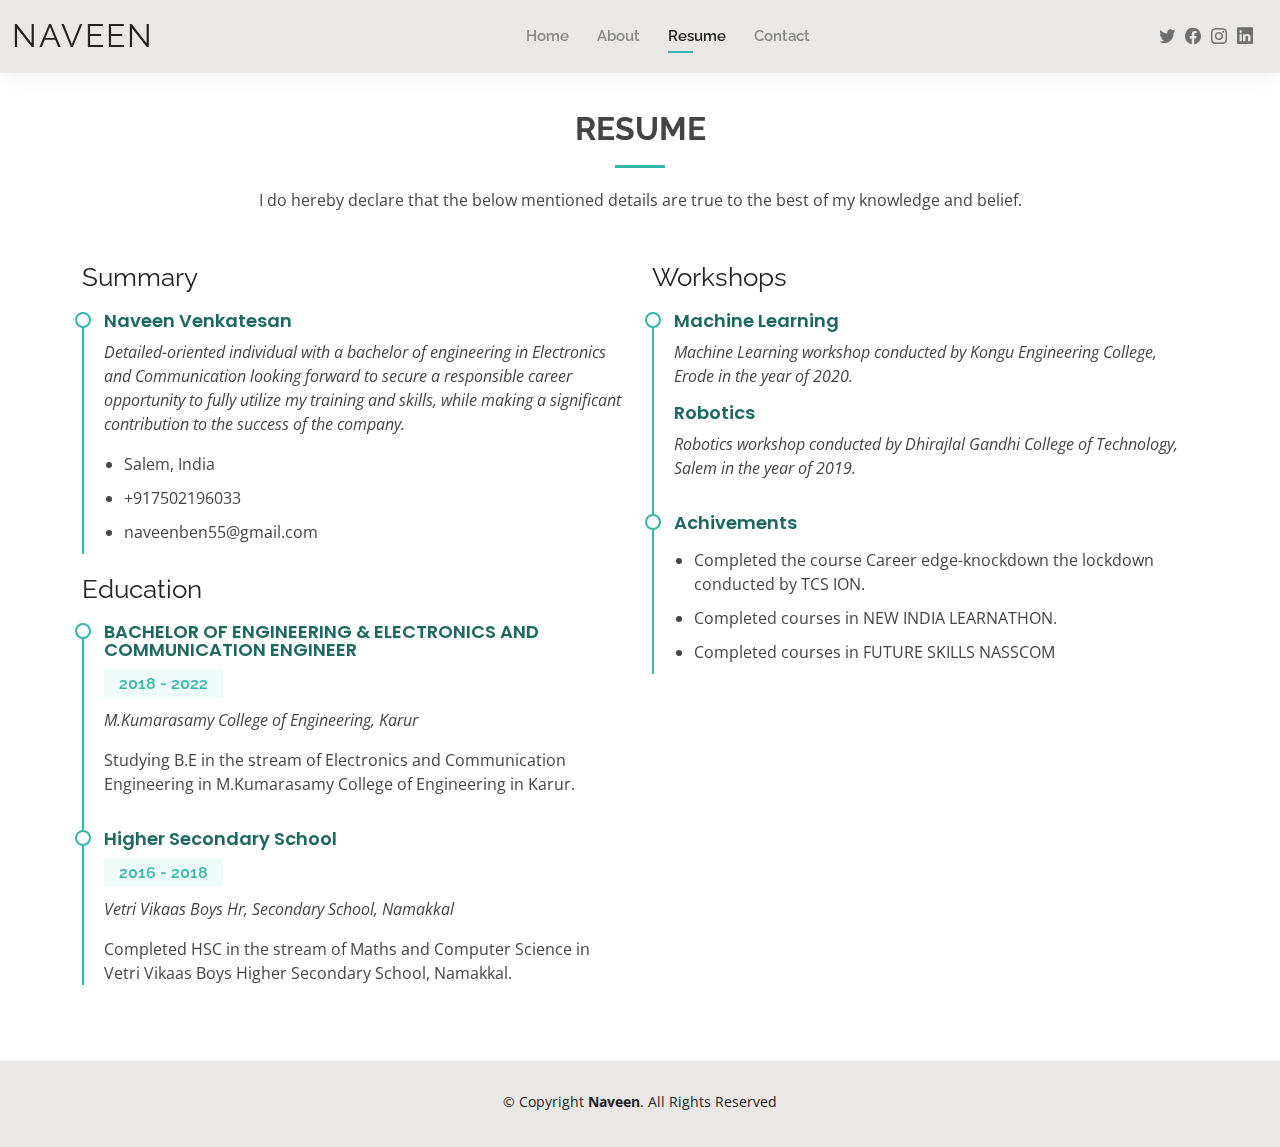
<file: resume.html>
<!DOCTYPE html>
<html lang="en">

<head>
  <meta charset="utf-8">
  <meta content="width=device-width, initial-scale=1.0" name="viewport">

  <title>Resume-Naveen</title>
  <meta content="" name="description">
  <meta content="" name="keywords">

  <!-- Favicons -->
  <link href="assets/img/S008602.jpg" rel="icon">
  <link href="assets/img/appleicon.jpg" rel="apple-touch-icon">

  <!-- Google Fonts -->
  <link href="https://fonts.googleapis.com/css?family=Open+Sans:300,300i,400,400i,600,600i,700,700i|Raleway:300,300i,400,400i,500,500i,600,600i,700,700i|Poppins:300,300i,400,400i,500,500i,600,600i,700,700i" rel="stylesheet">

  <!-- Vendor CSS Files -->
  <link href="assets/vendor/aos/aos.css" rel="stylesheet">
  <link href="assets/vendor/bootstrap/css/bootstrap.min.css" rel="stylesheet">
  <link href="assets/vendor/bootstrap-icons/bootstrap-icons.css" rel="stylesheet">
  <link href="assets/vendor/boxicons/css/boxicons.min.css" rel="stylesheet">
  <link href="assets/vendor/glightbox/css/glightbox.min.css" rel="stylesheet">
  <link href="assets/vendor/swiper/swiper-bundle.min.css" rel="stylesheet">

  <!-- Template Main CSS File -->
  <link href="assets/css/style.css" rel="stylesheet">

  <!-- =======================================================
  * Template Name: Kelly - v4.1.0
  * Template URL: https://bootstrapmade.com/kelly-free-bootstrap-cv-resume-html-template/
  * Author: BootstrapMade.com
  * License: https://bootstrapmade.com/license/
  ======================================================== -->
</head>

<body>

  <!-- ======= Header ======= -->
  <header id="header" class="fixed-top">
    <div class="container-fluid d-flex justify-content-between align-items-center">

      <h1 class="logo me-auto me-lg-0"><a href="index.html">Naveen</a></h1>
      <!-- Uncomment below if you prefer to use an image logo -->
      <!-- <a href="index.html" class="logo"><img src="assets/img/logo.png" alt="" class="img-fluid"></a>-->

      <nav id="navbar" class="navbar order-last order-lg-0">
        <ul>
          <li><a href="index.html">Home</a></li>
          <li><a href="about.html">About</a></li>
          <li><a class="active" href="resume.html">Resume</a></li>
          <li><a href="contact.html">Contact</a></li>
        </ul>
        <i class="bi bi-list mobile-nav-toggle"></i>
      </nav><!-- .navbar -->

      <div class="header-social-links">
        <a href="https://twitter.com/naveenben55" class="twitter"><i class="bi bi-twitter"></i></a>
        <a href="https://www.facebook.com/jackman0226" class="facebook"><i class="bi bi-facebook"></i></a>
        <a href="https://www.instagram.com/itz_jack_official/" class="instagram"><i class="bi bi-instagram"></i></a>
        <a href="https://www.linkedin.com/in/naveen-venkatesan-62530116b/" class="linkedin"><i class="bi bi-linkedin"></i></i></a>
      </div>

    </div>

  </header><!-- End Header -->

  <main id="main">

    <!-- ======= Resume Section ======= -->
    <section id="resume" class="resume">
      <div class="container" data-aos="fade-up">

        <div class="section-title">
          <h2>Resume</h2>
          <p>I do hereby declare that the below mentioned details are true to the best of my knowledge and belief.</p>
        </div>

        <div class="row">
          <div class="col-lg-6">
            <h3 class="resume-title">Summary</h3>
            <div class="resume-item pb-0">
              <h4>Naveen Venkatesan</h4>
              <p><em>Detailed-oriented individual with a bachelor of engineering in Electronics and Communication looking forward to secure a responsible career opportunity to fully utilize my training and skills, while making a significant contribution to the success of the company.</em></p>
              <p>
              <ul>
                <li>Salem, India</li>
                <li>+917502196033</li>
                <li>naveenben55@gmail.com</li>
              </ul>
              </p>
            </div>

            <h3 class="resume-title">Education</h3>
            <div class="resume-item">
              <h4>BACHELOR OF ENGINEERING & ELECTRONICS AND COMMUNICATION ENGINEER</h4>
              <h5>2018 - 2022</h5>
              <p><em>M.Kumarasamy College of Engineering, Karur</em></p>
              <p>Studying B.E in the stream of Electronics and Communication Engineering in M.Kumarasamy College of Engineering in Karur.</p>
            </div>
            <div class="resume-item">
              <h4>Higher Secondary School</h4>
              <h5>2016 - 2018</h5>
              <p><em>Vetri Vikaas Boys Hr, Secondary School, Namakkal</em></p>
              <p>Completed HSC in the stream of Maths and Computer Science in Vetri Vikaas Boys Higher Secondary School, Namakkal.</p>
            </div>
          </div>
          <div class="col-lg-6">
            <h3 class="resume-title">Workshops</h3>
            <div class="resume-item">
              <h4>Machine Learning</h4>
              <p><em>Machine Learning workshop conducted by Kongu Engineering College, Erode in the year of 2020.</em></p>
			  <h4>Robotics</h4>
			  <p><em>Robotics workshop conducted by Dhirajlal Gandhi College of Technology, Salem in the year of 2019.</em></p>
            </div>
            <div class="resume-item">
              <h4>Achivements</h4>
              <p>
              <ul>
                <li>Completed the course Career edge-knockdown the lockdown conducted by TCS ION.</li>
                <li>Completed courses in NEW INDIA LEARNATHON.</li>
                <li>Completed courses in FUTURE SKILLS NASSCOM</li>
              </ul>
              </p>
            </div>
          </div>
        </div>

      </div>
    </section><!-- End Resume Section -->

  </main><!-- End #main -->

  <!-- ======= Footer ======= -->
  <footer id="footer">
    <div class="container">
      <div class="copyright">
        &copy; Copyright <strong><span>Naveen</span></strong>. All Rights Reserved
      </div>
      <div class="credits">
        <!-- All the links in the footer should remain intact. -->
        <!-- You can delete the links only if you purchased the pro version. -->
        <!-- Licensing information: https://bootstrapmade.com/license/ -->
        <!-- Purchase the pro version with working PHP/AJAX contact form: https://bootstrapmade.com/kelly-free-bootstrap-cv-resume-html-template/ -->
      </div>
    </div>
  </footer><!-- End  Footer -->

  <div id="preloader"></div>
  <a href="#" class="back-to-top d-flex align-items-center justify-content-center"><i class="bi bi-arrow-up-short"></i></a>

  <!-- Vendor JS Files -->
  <script src="assets/vendor/aos/aos.js"></script>
  <script src="assets/vendor/bootstrap/js/bootstrap.bundle.min.js"></script>
  <script src="assets/vendor/glightbox/js/glightbox.min.js"></script>
  <script src="assets/vendor/isotope-layout/isotope.pkgd.min.js"></script>
  <script src="assets/vendor/php-email-form/validate.js"></script>
  <script src="assets/vendor/purecounter/purecounter.js"></script>
  <script src="assets/vendor/swiper/swiper-bundle.min.js"></script>
  <script src="assets/vendor/waypoints/noframework.waypoints.js"></script>

  <!-- Template Main JS File -->
  <script src="assets/js/main.js"></script>

</body>

</html>
</file>
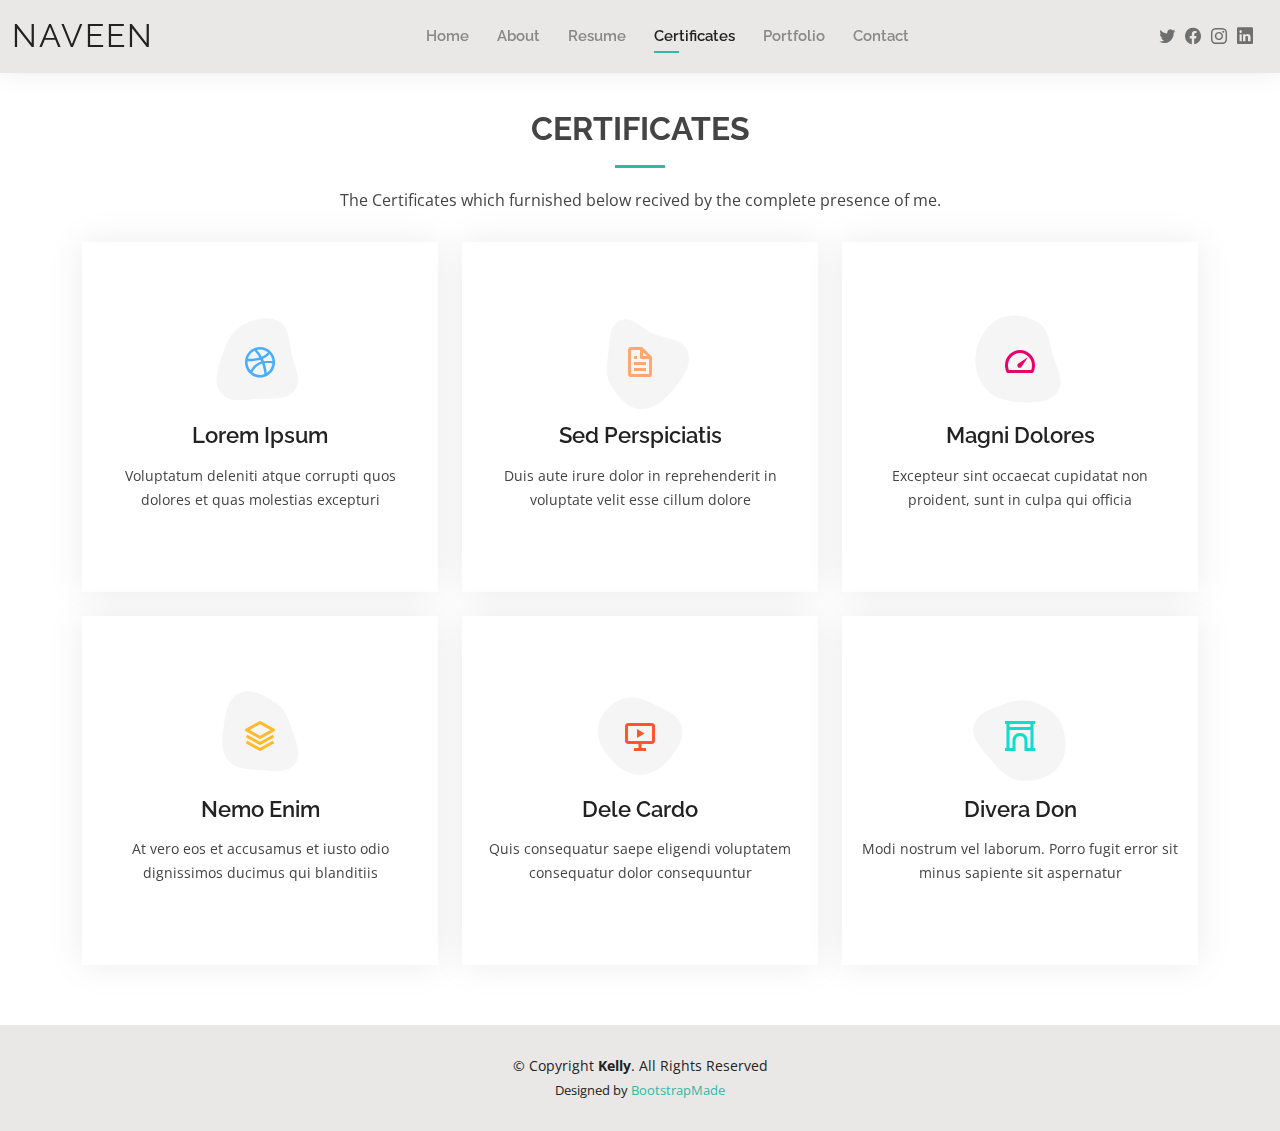
<file: services.html>
<!DOCTYPE html>
<html lang="en">

<head>
  <meta charset="utf-8">
  <meta content="width=device-width, initial-scale=1.0" name="viewport">

  <title>Certificates - Naveen</title>
  <meta content="" name="description">
  <meta content="" name="keywords">

  <!-- Favicons -->
  <link href="assets/img/S008602.jpg" rel="icon">
  <link href="assets/img/appleicon.jpg" rel="apple-touch-icon">

  <!-- Google Fonts -->
  <link href="https://fonts.googleapis.com/css?family=Open+Sans:300,300i,400,400i,600,600i,700,700i|Raleway:300,300i,400,400i,500,500i,600,600i,700,700i|Poppins:300,300i,400,400i,500,500i,600,600i,700,700i" rel="stylesheet">

  <!-- Vendor CSS Files -->
  <link href="assets/vendor/aos/aos.css" rel="stylesheet">
  <link href="assets/vendor/bootstrap/css/bootstrap.min.css" rel="stylesheet">
  <link href="assets/vendor/bootstrap-icons/bootstrap-icons.css" rel="stylesheet">
  <link href="assets/vendor/boxicons/css/boxicons.min.css" rel="stylesheet">
  <link href="assets/vendor/glightbox/css/glightbox.min.css" rel="stylesheet">
  <link href="assets/vendor/swiper/swiper-bundle.min.css" rel="stylesheet">

  <!-- Template Main CSS File -->
  <link href="assets/css/style.css" rel="stylesheet">

  <!-- =======================================================
  * Template Name: Kelly - v4.1.0
  * Template URL: https://bootstrapmade.com/kelly-free-bootstrap-cv-resume-html-template/
  * Author: BootstrapMade.com
  * License: https://bootstrapmade.com/license/
  ======================================================== -->
</head>

<body>

  <!-- ======= Header ======= -->
  <header id="header" class="fixed-top">
    <div class="container-fluid d-flex justify-content-between align-items-center">

      <h1 class="logo me-auto me-lg-0"><a href="index.html">Naveen</a></h1>
      <!-- Uncomment below if you prefer to use an image logo -->
      <!-- <a href="index.html" class="logo"><img src="assets/img/logo.png" alt="" class="img-fluid"></a>-->

      <nav id="navbar" class="navbar order-last order-lg-0">
        <ul>
          <li><a href="index.html">Home</a></li>
          <li><a href="about.html">About</a></li>
          <li><a href="resume.html">Resume</a></li>
          <li><a class="active" href="services.html">Certificates</a></li>
          <li><a href="portfolio.html">Portfolio</a></li>
          <li><a href="contact.html">Contact</a></li>
        </ul>
        <i class="bi bi-list mobile-nav-toggle"></i>
      </nav><!-- .navbar -->

      <div class="header-social-links">
        <a href="https://twitter.com/naveenben55" class="twitter"><i class="bi bi-twitter"></i></a>
        <a href="https://www.facebook.com/jackman0226" class="facebook"><i class="bi bi-facebook"></i></a>
        <a href="https://www.instagram.com/itz_jack_official/" class="instagram"><i class="bi bi-instagram"></i></a>
        <a href="https://www.linkedin.com/in/naveen-venkatesan-62530116b/" class="linkedin"><i class="bi bi-linkedin"></i></i></a>
      </div>

    </div>

  </header><!-- End Header -->

  <main id="main">

    <!-- ======= Services Section ======= -->
    <section id="services" class="services">
      <div class="container" data-aos="fade-up">

        <div class="section-title">
          <h2>Certificates</h2>
          <p>The Certificates which furnished below recived by the complete presence of me.</p>
        </div>

        <div class="row">
          <div class="col-lg-4 col-md-6 d-flex align-items-stretch" data-aos="zoom-in" data-aos-delay="100">
            <div class="icon-box iconbox-blue">
              <div class="icon">
                <svg width="100" height="100" viewBox="0 0 600 600" xmlns="http://www.w3.org/2000/svg">
                  <path stroke="none" stroke-width="0" fill="#f5f5f5" d="M300,521.0016835830174C376.1290562159157,517.8887921683347,466.0731472004068,529.7835943286574,510.70327084640275,468.03025145048787C554.3714126377745,407.6079735673963,508.03601936045806,328.9844924480964,491.2728898941984,256.3432110539036C474.5976632858925,184.082847569629,479.9380746630129,96.60480741107993,416.23090153303,58.64404602377083C348.86323505073057,18.502131276798302,261.93793281208167,40.57373210992963,193.5410806939664,78.93577620505333C130.42746243093433,114.334589627462,98.30271207620316,179.96522072025542,76.75703585869454,249.04625023123273C51.97151888228291,328.5150500222984,13.704378332031375,421.85034740162234,66.52175969318436,486.19268352777647C119.04800174914682,550.1803526380478,217.28368757567262,524.383925680826,300,521.0016835830174"></path>
                </svg>
                <i class="bx bxl-dribbble"></i>
              </div>
              <h4><a href="">Lorem Ipsum</a></h4>
              <p>Voluptatum deleniti atque corrupti quos dolores et quas molestias excepturi</p>
            </div>
          </div>

          <div class="col-lg-4 col-md-6 d-flex align-items-stretch mt-4 mt-md-0" data-aos="zoom-in" data-aos-delay="200">
            <div class="icon-box iconbox-orange ">
              <div class="icon">
                <svg width="100" height="100" viewBox="0 0 600 600" xmlns="http://www.w3.org/2000/svg">
                  <path stroke="none" stroke-width="0" fill="#f5f5f5" d="M300,582.0697525312426C382.5290701553225,586.8405444964366,449.9789794690241,525.3245884688669,502.5850820975895,461.55621195738473C556.606425686781,396.0723002908107,615.8543463187945,314.28637112970534,586.6730223649479,234.56875336149918C558.9533121215079,158.8439757836574,454.9685369536778,164.00468322053177,381.49747125262974,130.76875717737553C312.15926192815925,99.40240125094834,248.97055460311594,18.661163978235184,179.8680185752513,50.54337015887873C110.5421016452524,82.52863877960104,119.82277516462835,180.83849132639028,109.12597500060166,256.43424936330496C100.08760227029461,320.3096726198365,92.17705696193138,384.0621239912766,124.79988738764834,439.7174275375508C164.83382741302287,508.01625554203684,220.96474134820875,577.5009287672846,300,582.0697525312426"></path>
                </svg>
                <i class="bx bx-file"></i>
              </div>
              <h4><a href="">Sed Perspiciatis</a></h4>
              <p>Duis aute irure dolor in reprehenderit in voluptate velit esse cillum dolore</p>
            </div>
          </div>

          <div class="col-lg-4 col-md-6 d-flex align-items-stretch mt-4 mt-lg-0" data-aos="zoom-in" data-aos-delay="300">
            <div class="icon-box iconbox-pink">
              <div class="icon">
                <svg width="100" height="100" viewBox="0 0 600 600" xmlns="http://www.w3.org/2000/svg">
                  <path stroke="none" stroke-width="0" fill="#f5f5f5" d="M300,541.5067337569781C382.14930387511276,545.0595476570109,479.8736841581634,548.3450877840088,526.4010558755058,480.5488172755941C571.5218469581645,414.80211281144784,517.5187510058486,332.0715597781072,496.52539010469104,255.14436215662573C477.37192572678356,184.95920475031193,473.57363656557914,105.61284051026155,413.0603344069578,65.22779650032875C343.27470386102294,18.654635553484475,251.2091493199835,5.337323636656869,175.0934190732945,40.62881213300186C97.87086631185822,76.43348514350839,51.98124368387456,156.15599469081315,36.44837278890362,239.84606092416172C21.716077023791087,319.22268207091537,43.775223500013084,401.1760424656574,96.891909868211,461.97329694683043C147.22146801428983,519.5804099606455,223.5754009179313,538.201503339737,300,541.5067337569781"></path>
                </svg>
                <i class="bx bx-tachometer"></i>
              </div>
              <h4><a href="">Magni Dolores</a></h4>
              <p>Excepteur sint occaecat cupidatat non proident, sunt in culpa qui officia</p>
            </div>
          </div>

          <div class="col-lg-4 col-md-6 d-flex align-items-stretch mt-4" data-aos="zoom-in" data-aos-delay="100">
            <div class="icon-box iconbox-yellow">
              <div class="icon">
                <svg width="100" height="100" viewBox="0 0 600 600" xmlns="http://www.w3.org/2000/svg">
                  <path stroke="none" stroke-width="0" fill="#f5f5f5" d="M300,503.46388370962813C374.79870501325706,506.71871716319447,464.8034551963731,527.1746412648533,510.4981551193396,467.86667711651364C555.9287308511215,408.9015244558933,512.6030010748507,327.5744911775523,490.211057578863,256.5855673507754C471.097692560561,195.9906835881958,447.69079081568157,138.11976852964426,395.19560036434837,102.3242989838813C329.3053358748298,57.3949838291264,248.02791733380457,8.279543830951368,175.87071277845988,42.242879143198664C103.41431057327972,76.34704239035025,93.79494320519305,170.9812938413882,81.28167332365135,250.07896920659033C70.17666984294237,320.27484674793965,64.84698225790005,396.69656628748305,111.28512138212992,450.4950937839243C156.20124167950087,502.5303643271138,231.32542653798444,500.4755392045468,300,503.46388370962813"></path>
                </svg>
                <i class="bx bx-layer"></i>
              </div>
              <h4><a href="">Nemo Enim</a></h4>
              <p>At vero eos et accusamus et iusto odio dignissimos ducimus qui blanditiis</p>
            </div>
          </div>

          <div class="col-lg-4 col-md-6 d-flex align-items-stretch mt-4" data-aos="zoom-in" data-aos-delay="200">
            <div class="icon-box iconbox-red">
              <div class="icon">
                <svg width="100" height="100" viewBox="0 0 600 600" xmlns="http://www.w3.org/2000/svg">
                  <path stroke="none" stroke-width="0" fill="#f5f5f5" d="M300,532.3542879108572C369.38199826031484,532.3153073249985,429.10787420159085,491.63046689027357,474.5244479745417,439.17860296908856C522.8885846962883,383.3225815378663,569.1668002868075,314.3205725914397,550.7432151929288,242.7694973846089C532.6665558377875,172.5657663291529,456.2379748765914,142.6223662098291,390.3689995646985,112.34683881706744C326.66090330228417,83.06452184765237,258.84405631176094,53.51806209861945,193.32584062364296,78.48882559362697C121.61183558270385,105.82097193414197,62.805066853699245,167.19869350419734,48.57481801355237,242.6138429142374C34.843463184063346,315.3850353017275,76.69343916112496,383.4422959591041,125.22947124332185,439.3748458443577C170.7312796277747,491.8107796887764,230.57421082200815,532.3932930995766,300,532.3542879108572"></path>
                </svg>
                <i class="bx bx-slideshow"></i>
              </div>
              <h4><a href="">Dele Cardo</a></h4>
              <p>Quis consequatur saepe eligendi voluptatem consequatur dolor consequuntur</p>
            </div>
          </div>

          <div class="col-lg-4 col-md-6 d-flex align-items-stretch mt-4" data-aos="zoom-in" data-aos-delay="300">
            <div class="icon-box iconbox-teal">
              <div class="icon">
                <svg width="100" height="100" viewBox="0 0 600 600" xmlns="http://www.w3.org/2000/svg">
                  <path stroke="none" stroke-width="0" fill="#f5f5f5" d="M300,566.797414625762C385.7384707136149,576.1784315230908,478.7894351017131,552.8928747891023,531.9192734346935,484.94944893311C584.6109503024035,417.5663521118492,582.489472248146,322.67544863468447,553.9536738515405,242.03673114598146C529.1557734026468,171.96086150256528,465.24506316201064,127.66468636344209,395.9583748389544,100.7403814666027C334.2173773831606,76.7482773500951,269.4350130405921,84.62216499799875,207.1952322260088,107.2889140133804C132.92018162631612,134.33871894543012,41.79353780512637,160.00259165414826,22.644507872594943,236.69541883565114C3.319112789854554,314.0945973066697,72.72355303640163,379.243833228382,124.04198916343866,440.3218312028393C172.9286146004772,498.5055451809895,224.45579914871206,558.5317968840102,300,566.797414625762"></path>
                </svg>
                <i class="bx bx-arch"></i>
              </div>
              <h4><a href="">Divera Don</a></h4>
              <p>Modi nostrum vel laborum. Porro fugit error sit minus sapiente sit aspernatur</p>
            </div>
          </div>

        </div>

      </div>
    </section><!-- End Services Section -->

  </main><!-- End #main -->

  <!-- ======= Footer ======= -->
  <footer id="footer">
    <div class="container">
      <div class="copyright">
        &copy; Copyright <strong><span>Kelly</span></strong>. All Rights Reserved
      </div>
      <div class="credits">
        <!-- All the links in the footer should remain intact. -->
        <!-- You can delete the links only if you purchased the pro version. -->
        <!-- Licensing information: https://bootstrapmade.com/license/ -->
        <!-- Purchase the pro version with working PHP/AJAX contact form: https://bootstrapmade.com/kelly-free-bootstrap-cv-resume-html-template/ -->
        Designed by <a href="https://bootstrapmade.com/">BootstrapMade</a>
      </div>
    </div>
  </footer><!-- End  Footer -->

  <div id="preloader"></div>
  <a href="#" class="back-to-top d-flex align-items-center justify-content-center"><i class="bi bi-arrow-up-short"></i></a>

  <!-- Vendor JS Files -->
  <script src="assets/vendor/aos/aos.js"></script>
  <script src="assets/vendor/bootstrap/js/bootstrap.bundle.min.js"></script>
  <script src="assets/vendor/glightbox/js/glightbox.min.js"></script>
  <script src="assets/vendor/isotope-layout/isotope.pkgd.min.js"></script>
  <script src="assets/vendor/php-email-form/validate.js"></script>
  <script src="assets/vendor/purecounter/purecounter.js"></script>
  <script src="assets/vendor/swiper/swiper-bundle.min.js"></script>
  <script src="assets/vendor/waypoints/noframework.waypoints.js"></script>

  <!-- Template Main JS File -->
  <script src="assets/js/main.js"></script>

</body>

</html>
</file>
<file: assets/css/style.css>
/**
* Template Name: Kelly - v4.1.0
* Template URL: https://bootstrapmade.com/kelly-free-bootstrap-cv-resume-html-template/
* Author: BootstrapMade.com
* License: https://bootstrapmade.com/license/
*/

/*--------------------------------------------------------------
# General
--------------------------------------------------------------*/
body {
  font-family: "Open Sans", sans-serif;
  color: #444444;
}

a {
  color: #34b7a7;
  text-decoration: none;
}

a:hover {
  color: #51cdbe;
  text-decoration: none;
}

h1, h2, h3, h4, h5, h6 {
  font-family: "Raleway", sans-serif;
 
}

#main {
  margin-top: 50px;
}

@media (max-width: 992px) {
  #main {
    margin-top: 30px;
  }
}

/*--------------------------------------------------------------
# Preloader
--------------------------------------------------------------*/
#preloader {
  position: fixed;
  top: 0;
  left: 0;
  right: 0;
  bottom: 0;
  z-index: 9999;
  overflow: hidden;
  background: #fff;
}

#preloader:before {
  content: "";
  position: fixed;
  top: calc(50% - 30px);
  left: calc(50% - 30px);
  border: 6px solid #34b7a7;
  border-top-color: #dcf5f2;
  border-radius: 50%;
  width: 60px;
  height: 60px;
  -webkit-animation: animate-preloader 1s linear infinite;
  animation: animate-preloader 1s linear infinite;
}

@-webkit-keyframes animate-preloader {
  0% {
    transform: rotate(0deg);
  }
  100% {
    transform: rotate(360deg);
  }
}

@keyframes animate-preloader {
  0% {
    transform: rotate(0deg);
  }
  100% {
    transform: rotate(360deg);
  }
}

/*--------------------------------------------------------------
# Back to top button
--------------------------------------------------------------*/
.back-to-top {
  position: fixed;
  visibility: hidden;
  opacity: 0;
  right: 15px;
  bottom: 15px;
  z-index: 996;
  background: #34b7a7;
  width: 40px;
  height: 40px;
  border-radius: 50px;
  transition: all 0.4s;
}

.back-to-top i {
  font-size: 24px;
  color: #fff;
  line-height: 0;
}

.back-to-top:hover {
  background: #49cbbb;
  color: #fff;
}

.back-to-top.active {
  visibility: visible;
  opacity: 1;
}

/*--------------------------------------------------------------
# Header
--------------------------------------------------------------*/
#header {
  background: #e9e8e6;
  box-shadow: 0px 0px 25px 0 rgba(0, 0, 0, 0.08);
  z-index: 997;
  padding: 15px 0;
}

#header .logo {
  font-size: 32px;
  margin: 0;
  padding: 0;
  line-height: 1;
  font-weight: 400;
  letter-spacing: 2px;
  text-transform: uppercase;
}

#header .logo a {
  color: #222222;
}

#header .logo img {
  max-height: 40px;
}

@media (max-width: 992px) {
  #header .logo {
    font-size: 28px;
  }
}

/*--------------------------------------------------------------
# Header Social Links
--------------------------------------------------------------*/
.header-social-links {
  padding-right: 15px;
}

.header-social-links a {
  color: #6f6f6f;
  padding-left: 6px;
  display: inline-block;
  line-height: 0px;
  transition: 0.3s;
  font-size: 16px;
}

.header-social-links a:hover {
  color: #34b7a7;
}

/*--------------------------------------------------------------
# Navigation Menu
--------------------------------------------------------------*/
/**
* Desktop Navigation 
*/
.navbar {
  padding: 0;
}

.navbar ul {
  margin: 0;
  padding: 0;
  display: flex;
  list-style: none;
  align-items: center;
}

.navbar li {
  position: relative;
  padding: 10px 0 10px 28px;
}

.navbar a {
  display: flex;
  align-items: center;
  justify-content: space-between;
  font-family: "Raleway", sans-serif;
  font-size: 15px;
  font-weight: 600;
  color: #888888;
  white-space: nowrap;
  transition: 0.3s;
  position: relative;
}

.navbar a i {
  font-size: 12px;
  line-height: 0;
  margin-left: 5px;
}

.navbar > ul > li > a:before {
  content: "";
  position: absolute;
  width: 0;
  height: 2px;
  bottom: -5px;
  left: 0;
  background-color: #34b7a7;
  visibility: hidden;
  width: 0px;
  transition: all 0.3s ease-in-out 0s;
}

.navbar a:hover:before, .navbar li:hover > a:before, .navbar .active:before {
  visibility: visible;
  width: 25px;
}

.navbar a:hover, .navbar .active, .navbar li:hover > a {
  color: #222222;
}

.navbar .dropdown ul {
  display: block;
  position: absolute;
  left: 14px;
  top: calc(100% + 30px);
  margin: 0;
  padding: 10px 0;
  z-index: 99;
  opacity: 0;
  visibility: hidden;
  background: #fff;
  box-shadow: 0px 0px 30px rgba(127, 137, 161, 0.25);
  transition: 0.3s;
  border-radius: 4px;
}

.navbar .dropdown ul li {
  min-width: 200px;
  padding: 0;
}

.navbar .dropdown ul a {
  padding: 10px 20px;
  font-size: 15px;
  text-transform: none;
  font-weight: 600;
}

.navbar .dropdown ul a i {
  font-size: 12px;
}

.navbar .dropdown ul a:hover, .navbar .dropdown ul .active:hover, .navbar .dropdown ul li:hover > a {
  color: #34b7a7;
}

.navbar .dropdown:hover > ul {
  opacity: 1;
  top: 100%;
  visibility: visible;
}

.navbar .dropdown .dropdown ul {
  top: 0;
  left: calc(100% - 30px);
  visibility: hidden;
}

.navbar .dropdown .dropdown:hover > ul {
  opacity: 1;
  top: 0;
  left: 100%;
  visibility: visible;
}

@media (max-width: 1366px) {
  .navbar .dropdown .dropdown ul {
    left: -90%;
  }
  .navbar .dropdown .dropdown:hover > ul {
    left: -100%;
  }
}

/**
* Mobile Navigation 
*/
.mobile-nav-toggle {
  color: #222222;
  font-size: 28px;
  cursor: pointer;
  display: none;
  line-height: 0;
  transition: 0.5s;
}

.mobile-nav-toggle.bi-x {
  color: #fff;
}

@media (max-width: 991px) {
  .mobile-nav-toggle {
    display: block;
  }
  .navbar ul {
    display: none;
  }
}

.navbar-mobile {
  position: fixed;
  overflow: hidden;
  top: 0;
  right: 0;
  left: 0;
  bottom: 0;
  background: rgba(9, 9, 9, 0.9);
  transition: 0.3s;
  z-index: 999;
}

.navbar-mobile .mobile-nav-toggle {
  position: absolute;
  top: 15px;
  right: 15px;
}

.navbar-mobile ul {
  display: block;
  position: absolute;
  top: 55px;
  right: 15px;
  bottom: 15px;
  left: 15px;
  padding: 10px 0;
  border-radius: 10px;
  background-color: #fff;
  overflow-y: auto;
  transition: 0.3s;
}

.navbar-mobile a {
  font-size: 15px;
  padding-right: 15px;
  color: #222222;
}

.navbar-mobile a:hover, .navbar-mobile .active, .navbar-mobile li:hover > a {
  color: #34b7a7;
}

.navbar-mobile .getstarted {
  margin: 15px;
}

.navbar-mobile .dropdown ul {
  position: static;
  display: none;
  margin: 10px 20px;
  padding: 10px 0;
  z-index: 99;
  opacity: 1;
  visibility: visible;
  background: #fff;
  box-shadow: 0px 0px 30px rgba(127, 137, 161, 0.25);
}

.navbar-mobile .dropdown ul li {
  min-width: 200px;
}

.navbar-mobile .dropdown ul a {
  padding: 10px 20px;
}

.navbar-mobile .dropdown ul a i {
  font-size: 12px;
}

.navbar-mobile .dropdown ul a:hover, .navbar-mobile .dropdown ul .active:hover, .navbar-mobile .dropdown ul li:hover > a {
  color: #34b7a7;
}

.navbar-mobile .dropdown > .dropdown-active {
  display: block;
}

/*--------------------------------------------------------------
# Hero Section
--------------------------------------------------------------*/
#hero {
  width: 100%;
  height: 100vh;
  background: url("../img/background1.jpg") top right;
  background-size: cover;
}

#hero .container {
  padding-top: 70px;
  position: relative;
}

@media (max-width: 992px) {
  #hero .container {
    padding-top: 58px;
  }
}

#hero h1 {
  margin: 0;
  font-size: 48px;
  font-weight: 700;
  line-height: 56px;
  color: #000000;
}

#hero h2 {
  color: #2e2e2e;
  margin: 10px 0 0 0;
  font-size: 22px;
}

#hero .btn-about {
  font-family: "Raleway", sans-serif;
  text-transform: uppercase;
  font-weight: 600;
  font-size: 12px;
  letter-spacing: 1px;
  display: inline-block;
  padding: 12px 40px;
  border-radius: 50px;
  transition: 0.5s;
  margin-top: 30px;
  color: #fff;
  background: #34b7a7;
}

#hero .btn-about:hover {
  background: #3dc8b7;
}

@media (min-width: 1024px) {
  #hero {
    background-attachment: fixed;
  }
}

@media (max-width: 992px) {
  #hero:before {
    content: "";
    background: rgba(255, 255, 255, 0.8);
    position: absolute;
    bottom: 0;
    top: 0;
    left: 0;
    right: 0;
  }
  #hero h1 {
    font-size: 28px;
    line-height: 36px;
  }
  #hero h2 {
    font-size: 18px;
    line-height: 24px;
  }
}

/*--------------------------------------------------------------
# Sections General
--------------------------------------------------------------*/
section {
  padding: 60px 0;
}

.section-bg {
  background-color: #e7f8f6;
}

.section-title {
  text-align: center;
  padding-bottom: 30px;
}

.section-title h2 {
  font-size: 32px;
  font-weight: bold;
  text-transform: uppercase;
  margin-bottom: 20px;
  padding-bottom: 20px;
  position: relative;
}

.section-title h2::after {
  content: '';
  position: absolute;
  display: block;
  width: 50px;
  height: 3px;
  background: #34b7a7;
  bottom: 0;
  left: calc(50% - 25px);
}

.section-title p {
  margin-bottom: 0;
}

/*--------------------------------------------------------------
# Cta
--------------------------------------------------------------*/
.cta {
  background: linear-gradient(rgba(0, 0, 0, 0.6), rgba(0, 0, 0, 0.6)), url("../img/bg-1.jpg") fixed center center;
  background-size: cover;
  padding: 80px 0;
}

.cta h3 {
  color: #fff;
  font-size: 28px;
  font-weight: 700;
}

.cta p {
  color: #fff;
}

.cta .cta-btn {
  font-family: "Raleway", sans-serif;
  text-transform: uppercase;
  font-weight: 500;
  font-size: 16px;
  letter-spacing: 1px;
  display: inline-block;
  padding: 8px 20px;
  border-radius: 2px;
  transition: 0.5s;
  margin: 10px;
  border: 2px solid #fff;
  color: #fff;
}

.cta .cta-btn:hover {
  background: #34b7a7;
  border: 2px solid #34b7a7;
}

@media (max-width: 1024px) {
  .cta {
    background-attachment: scroll;
  }
}

@media (min-width: 769px) {
  .cta .cta-btn-container {
    display: flex;
    align-items: center;
    justify-content: flex-end;
  }
}

/*--------------------------------------------------------------
# About
--------------------------------------------------------------*/
.about .content h3 {
  font-weight: 700;
  font-size: 26px;
  color: #555555;
}

.about .content ul {
  list-style: none;
  padding: 0;
}

.about .content ul li {
  padding-bottom: 10px;
}

.about .content ul i {
  font-size: 20px;
  padding-right: 2px;
  color: #34b7a7;
}

.about .content p:last-child {
  margin-bottom: 0;
}

/*--------------------------------------------------------------
# Skills
--------------------------------------------------------------*/
.skills .progress {
  height: 60px;
  display: block;
  background: none;
  border-radius: 0;
}

.skills .progress .skill {
  padding: 10px 0;
  margin: 0 0 6px 0;
  text-transform: uppercase;
  display: block;
  font-weight: 600;
  font-family: "Poppins", sans-serif;
  color: #222222;
}

.skills .progress .skill .val {
  float: right;
  font-style: normal;
}

.skills .progress-bar-wrap {
  background: #f3f3f3;
}

.skills .progress-bar {
  width: 1px;
  height: 10px;
  transition: .9s;
  background-color: #34b7a7;
}

/*--------------------------------------------------------------
# Facts
--------------------------------------------------------------*/
.facts .counters span {
  font-size: 48px;
  display: block;
  color: #34b7a7;
}

.facts .counters p {
  padding: 0;
  margin: 0 0 20px 0;
  font-family: "Raleway", sans-serif;
  font-size: 14px;
}

/*--------------------------------------------------------------
# Testimonials
--------------------------------------------------------------*/
.testimonials .section-header {
  margin-bottom: 40px;
}

.testimonials .testimonial-item {
  text-align: center;
}

.testimonials .testimonial-item .testimonial-img {
  width: 120px;
  border-radius: 50%;
  border: 4px solid #fff;
  margin: 0 auto;
}

.testimonials .testimonial-item h3 {
  font-size: 20px;
  font-weight: bold;
  margin: 10px 0 5px 0;
  color: #111;
}

.testimonials .testimonial-item h4 {
  font-size: 14px;
  color: #999;
  margin: 0 0 15px 0;
}

.testimonials .testimonial-item .quote-icon-left, .testimonials .testimonial-item .quote-icon-right {
  color: #c8efea;
  font-size: 26px;
}

.testimonials .testimonial-item .quote-icon-left {
  display: inline-block;
  left: -5px;
  position: relative;
}

.testimonials .testimonial-item .quote-icon-right {
  display: inline-block;
  right: -5px;
  position: relative;
  top: 10px;
}

.testimonials .testimonial-item p {
  font-style: italic;
  margin: 0 auto 15px auto;
}

@media (min-width: 992px) {
  .testimonials .testimonial-item p {
    width: 80%;
  }
}

.testimonials .swiper-pagination {
  margin-top: 20px;
  position: relative;
}

.testimonials .swiper-pagination .swiper-pagination-bullet {
  width: 12px;
  height: 12px;
  background-color: #fff;
  opacity: 1;
  border: 1px solid #34b7a7;
}

.testimonials .swiper-pagination .swiper-pagination-bullet-active {
  background-color: #34b7a7;
}

/*--------------------------------------------------------------
# Resume
--------------------------------------------------------------*/
.resume .resume-title {
  font-size: 26px;
  font-weight: 400;
  margin-top: 20px;
  margin-bottom: 20px;
  color: #222222;
}

.resume .resume-item {
  padding: 0 0 20px 20px;
  margin-top: -2px;
  border-left: 2px solid #34b7a7;
  position: relative;
}

.resume .resume-item h4 {
  line-height: 18px;
  font-size: 18px;
  font-weight: 600;
  font-family: "Poppins", sans-serif;
  color: #1d685f;
  margin-bottom: 10px;
}

.resume .resume-item h5 {
  font-size: 16px;
  background: #effbf9;
  padding: 5px 15px;
  display: inline-block;
  font-weight: 600;
  margin-bottom: 10px;
  color: #34b7a7;
}

.resume .resume-item ul {
  padding-left: 20px;
}

.resume .resume-item ul li {
  padding-bottom: 10px;
}

.resume .resume-item:last-child {
  padding-bottom: 0;
}

.resume .resume-item::before {
  content: "";
  position: absolute;
  width: 16px;
  height: 16px;
  border-radius: 50px;
  left: -9px;
  top: 0;
  background: #fff;
  border: 2px solid #34b7a7;
}

/*--------------------------------------------------------------
# Services
--------------------------------------------------------------*/
.services .icon-box {
  text-align: center;
  padding: 70px 20px 80px 20px;
  transition: all ease-in-out 0.3s;
  background: #fff;
  box-shadow: 0px 0 35px 0 rgba(0, 0, 0, 0.08);
}

.services .icon-box .icon {
  margin: 0 auto;
  width: 100px;
  height: 100px;
  display: flex;
  align-items: center;
  justify-content: center;
  transition: ease-in-out 0.3s;
  position: relative;
}

.services .icon-box .icon i {
  font-size: 36px;
  transition: 0.5s;
  position: relative;
}

.services .icon-box .icon svg {
  position: absolute;
  top: 0;
  left: 0;
}

.services .icon-box .icon svg path {
  transition: 0.5s;
  fill: #f5f5f5;
}

.services .icon-box h4 {
  font-weight: 600;
  margin: 10px 0 15px 0;
  font-size: 22px;
}

.services .icon-box h4 a {
  color: #222222;
  transition: ease-in-out 0.3s;
}

.services .icon-box p {
  line-height: 24px;
  font-size: 14px;
  margin-bottom: 0;
}

.services .iconbox-blue i {
  color: #47aeff;
}

.services .iconbox-blue:hover .icon i {
  color: #fff;
}

.services .iconbox-blue:hover .icon path {
  fill: #47aeff;
}

.services .iconbox-orange i {
  color: #ffa76e;
}

.services .iconbox-orange:hover .icon i {
  color: #fff;
}

.services .iconbox-orange:hover .icon path {
  fill: #ffa76e;
}

.services .iconbox-pink i {
  color: #e80368;
}

.services .iconbox-pink:hover .icon i {
  color: #fff;
}

.services .iconbox-pink:hover .icon path {
  fill: #e80368;
}

.services .iconbox-yellow i {
  color: #ffbb2c;
}

.services .iconbox-yellow:hover .icon i {
  color: #fff;
}

.services .iconbox-yellow:hover .icon path {
  fill: #ffbb2c;
}

.services .iconbox-red i {
  color: #ff5828;
}

.services .iconbox-red:hover .icon i {
  color: #fff;
}

.services .iconbox-red:hover .icon path {
  fill: #ff5828;
}

.services .iconbox-teal i {
  color: #11dbcf;
}

.services .iconbox-teal:hover .icon i {
  color: #fff;
}

.services .iconbox-teal:hover .icon path {
  fill: #11dbcf;
}

/*--------------------------------------------------------------
# Portfolio
--------------------------------------------------------------*/
.portfolio .portfolio-item {
  margin-bottom: 30px;
}

.portfolio #portfolio-flters {
  padding: 0;
  margin: 0 auto 20px auto;
  list-style: none;
  text-align: center;
}

.portfolio #portfolio-flters li {
  cursor: pointer;
  display: inline-block;
  padding: 8px 16px 10px 16px;
  font-size: 13px;
  font-weight: 500;
  line-height: 1;
  text-transform: uppercase;
  color: #444444;
  margin-bottom: 5px;
  transition: all 0.3s ease-in-out;
  border-radius: 50px;
}

.portfolio #portfolio-flters li:hover, .portfolio #portfolio-flters li.filter-active {
  color: #fff;
  background: #34b7a7;
}

.portfolio #portfolio-flters li:last-child {
  margin-right: 0;
}

.portfolio .portfolio-wrap {
  transition: 0.3s;
  position: relative;
  overflow: hidden;
  z-index: 1;
  background: rgba(34, 34, 34, 0.6);
}

.portfolio .portfolio-wrap::before {
  content: "";
  background: rgba(34, 34, 34, 0.6);
  position: absolute;
  left: 0;
  right: 0;
  top: 0;
  bottom: 0;
  transition: all ease-in-out 0.3s;
  z-index: 2;
  opacity: 0;
}

.portfolio .portfolio-wrap img {
  transition: all ease-in-out 0.3s;
}

.portfolio .portfolio-wrap .portfolio-info {
  opacity: 0;
  position: absolute;
  top: 0;
  left: 0;
  right: 0;
  bottom: 0;
  z-index: 3;
  transition: all ease-in-out 0.3s;
  display: flex;
  flex-direction: column;
  justify-content: flex-end;
  align-items: flex-start;
  padding: 20px;
}

.portfolio .portfolio-wrap .portfolio-info h4 {
  font-size: 20px;
  color: #fff;
  font-weight: 600;
}

.portfolio .portfolio-wrap .portfolio-info p {
  color: rgba(255, 255, 255, 0.7);
  font-size: 14px;
  text-transform: uppercase;
  padding: 0;
  margin: 0;
  font-style: italic;
}

.portfolio .portfolio-wrap .portfolio-links {
  text-align: center;
  z-index: 4;
}

.portfolio .portfolio-wrap .portfolio-links a {
  color: #fff;
  margin: 0 5px 0 0;
  font-size: 28px;
  display: inline-block;
  transition: 0.3s;
}

.portfolio .portfolio-wrap .portfolio-links a:hover {
  color: #78d9cd;
}

.portfolio .portfolio-wrap:hover::before {
  opacity: 1;
}

.portfolio .portfolio-wrap:hover img {
  transform: scale(1.2);
}

.portfolio .portfolio-wrap:hover .portfolio-info {
  opacity: 1;
}

/*--------------------------------------------------------------
# Portfolio Details
--------------------------------------------------------------*/
.portfolio-details {
  padding-top: 0;
}

.portfolio-details .portfolio-details-slider img {
  width: 100%;
}

.portfolio-details .portfolio-details-slider .swiper-pagination {
  margin-top: 20px;
  position: relative;
}

.portfolio-details .portfolio-details-slider .swiper-pagination .swiper-pagination-bullet {
  width: 12px;
  height: 12px;
  background-color: #fff;
  opacity: 1;
  border: 1px solid #34b7a7;
}

.portfolio-details .portfolio-details-slider .swiper-pagination .swiper-pagination-bullet-active {
  background-color: #34b7a7;
}

.portfolio-details .portfolio-info {
  padding: 30px;
  box-shadow: 0px 0 30px rgba(34, 34, 34, 0.08);
}

.portfolio-details .portfolio-info h3 {
  font-size: 22px;
  font-weight: 700;
  margin-bottom: 20px;
  padding-bottom: 20px;
  border-bottom: 1px solid #eee;
}

.portfolio-details .portfolio-info ul {
  list-style: none;
  padding: 0;
  font-size: 15px;
}

.portfolio-details .portfolio-info ul li + li {
  margin-top: 10px;
}

.portfolio-details .portfolio-description {
  padding-top: 30px;
}

.portfolio-details .portfolio-description h2 {
  font-size: 26px;
  font-weight: 700;
  margin-bottom: 20px;
}

.portfolio-details .portfolio-description p {
  padding: 0;
}

/*--------------------------------------------------------------
# Contact
--------------------------------------------------------------*/
.contact .info {
  width: 100%;
  background: #fff;
}

.contact .info i {
  font-size: 20px;
  color: #34b7a7;
  float: left;
  width: 44px;
  height: 44px;
  background: #effbf9;
  display: flex;
  justify-content: center;
  align-items: center;
  border-radius: 50px;
  transition: all 0.3s ease-in-out;
}

.contact .info h4 {
  padding: 0 0 0 60px;
  font-size: 22px;
  font-weight: 600;
  margin-bottom: 5px;
  color: #222222;
}

.contact .info p {
  padding: 0 0 0 60px;
  margin-bottom: 0;
  font-size: 14px;
  color: #555555;
}

.contact .info .email, .contact .info .phone {
  margin-top: 40px;
}

.contact .info .email:hover i, .contact .info .address:hover i, .contact .info .phone:hover i {
  background: #34b7a7;
  color: #fff;
}

.contact .php-email-form {
  width: 100%;
  background: #fff;
}

.contact .php-email-form .form-group {
  padding-bottom: 8px;
}

.contact .php-email-form .error-message {
  display: none;
  color: #fff;
  background: #ed3c0d;
  text-align: center;
  padding: 15px;
  font-weight: 600;
}

.contact .php-email-form .sent-message {
  display: none;
  color: #fff;
  background: #18d26e;
  text-align: center;
  padding: 15px;
  font-weight: 600;
}

.contact .php-email-form .loading {
  display: none;
  background: #fff;
  text-align: center;
  padding: 15px;
}

.contact .php-email-form .loading:before {
  content: "";
  display: inline-block;
  border-radius: 50%;
  width: 24px;
  height: 24px;
  margin: 0 10px -6px 0;
  border: 3px solid #18d26e;
  border-top-color: #eee;
  -webkit-animation: animate-loading 1s linear infinite;
  animation: animate-loading 1s linear infinite;
}

.contact .php-email-form input, .contact .php-email-form textarea {
  border-radius: 4px;
  box-shadow: none;
  font-size: 14px;
}

.contact .php-email-form input:focus, .contact .php-email-form textarea:focus {
  border-color: #34b7a7;
}

.contact .php-email-form input {
  height: 44px;
}

.contact .php-email-form textarea {
  padding: 10px 12px;
}

.contact .php-email-form button[type="submit"] {
  background: #34b7a7;
  border: 0;
  padding: 10px 30px 12px 30px;
  color: #fff;
  transition: 0.4s;
  border-radius: 50px;
}

.contact .php-email-form button[type="submit"]:hover {
  background: #3dc8b7;
}

@-webkit-keyframes animate-loading {
  0% {
    transform: rotate(0deg);
  }
  100% {
    transform: rotate(360deg);
  }
}

@keyframes animate-loading {
  0% {
    transform: rotate(0deg);
  }
  100% {
    transform: rotate(360deg);
  }
}

/*--------------------------------------------------------------
# Footer
--------------------------------------------------------------*/
#footer {
  background: #e9e8e6;
  padding: 30px 0;
  color: #222222;
  font-size: 14px;
  text-align: center;
}

#footer .credits {
  padding-top: 5px;
  font-size: 13px;
}

#footer .credits a {
  color: #34b7a7;
}
</file>
